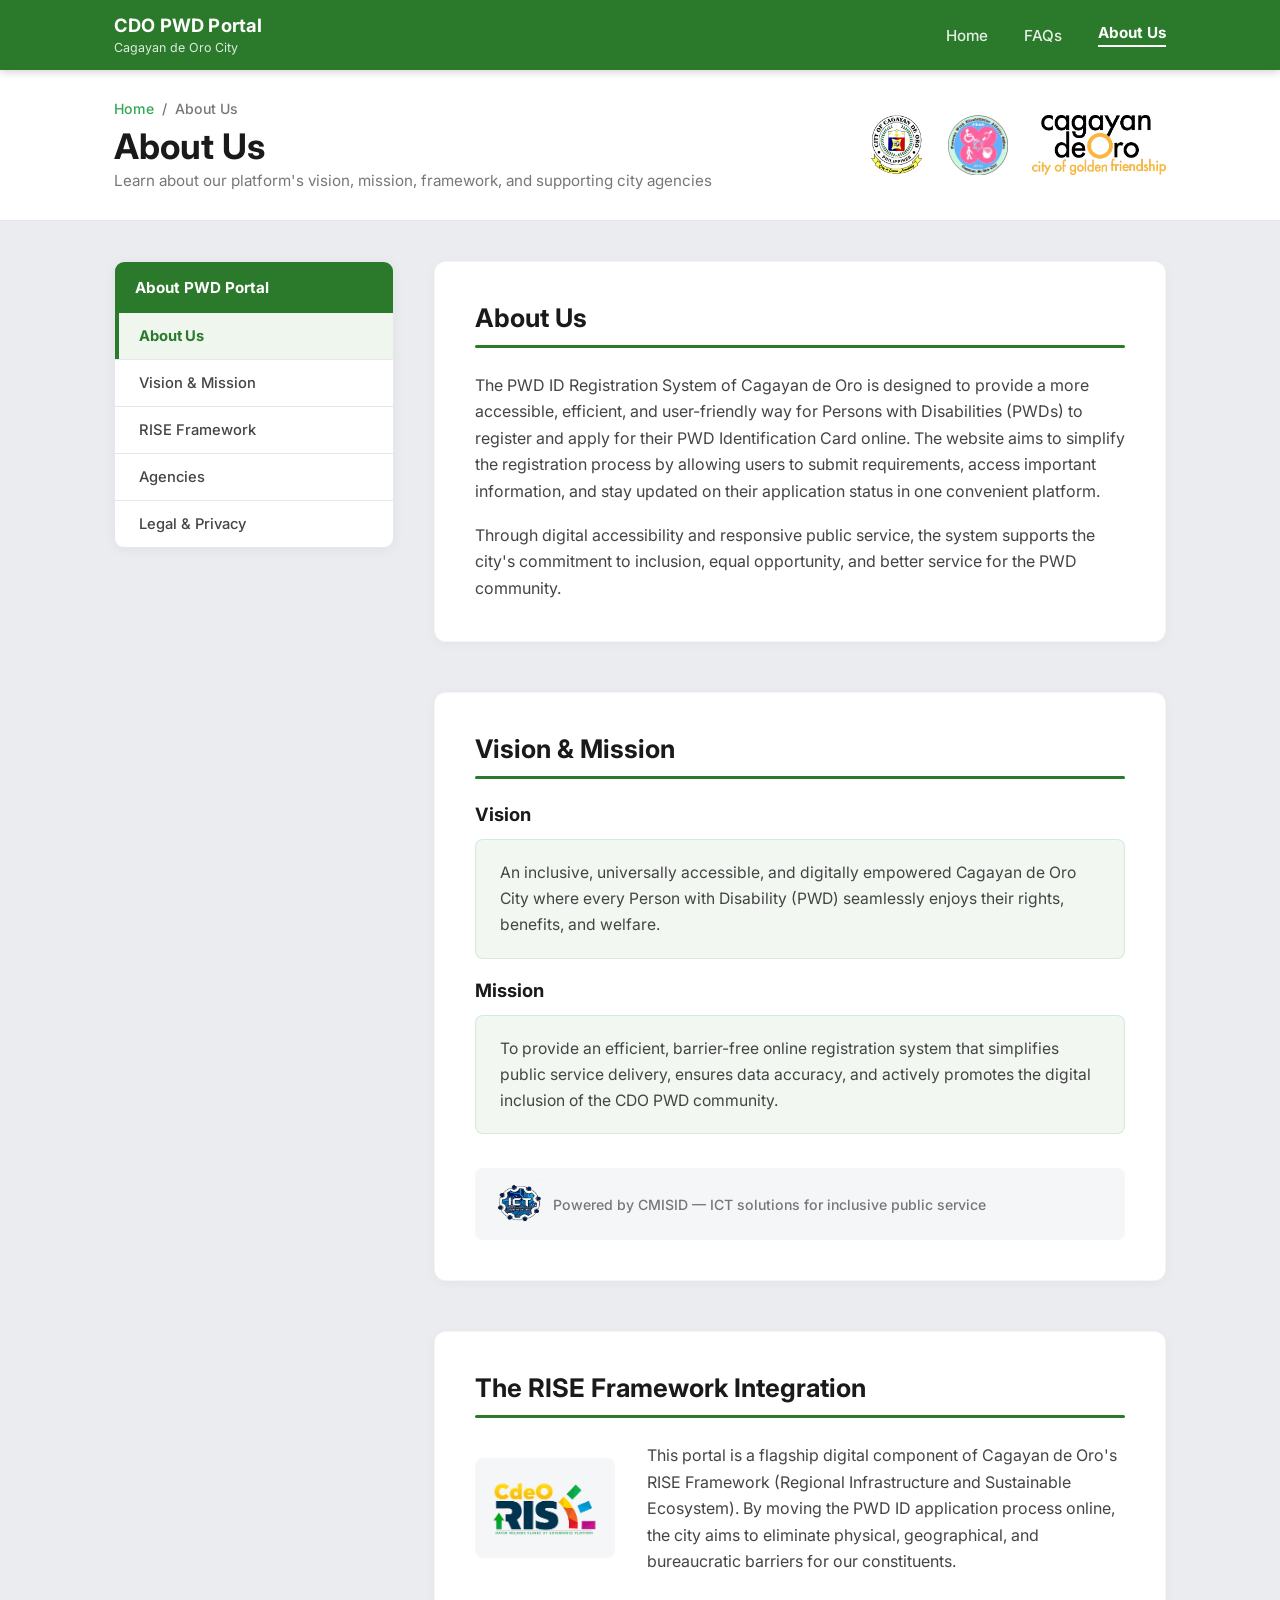
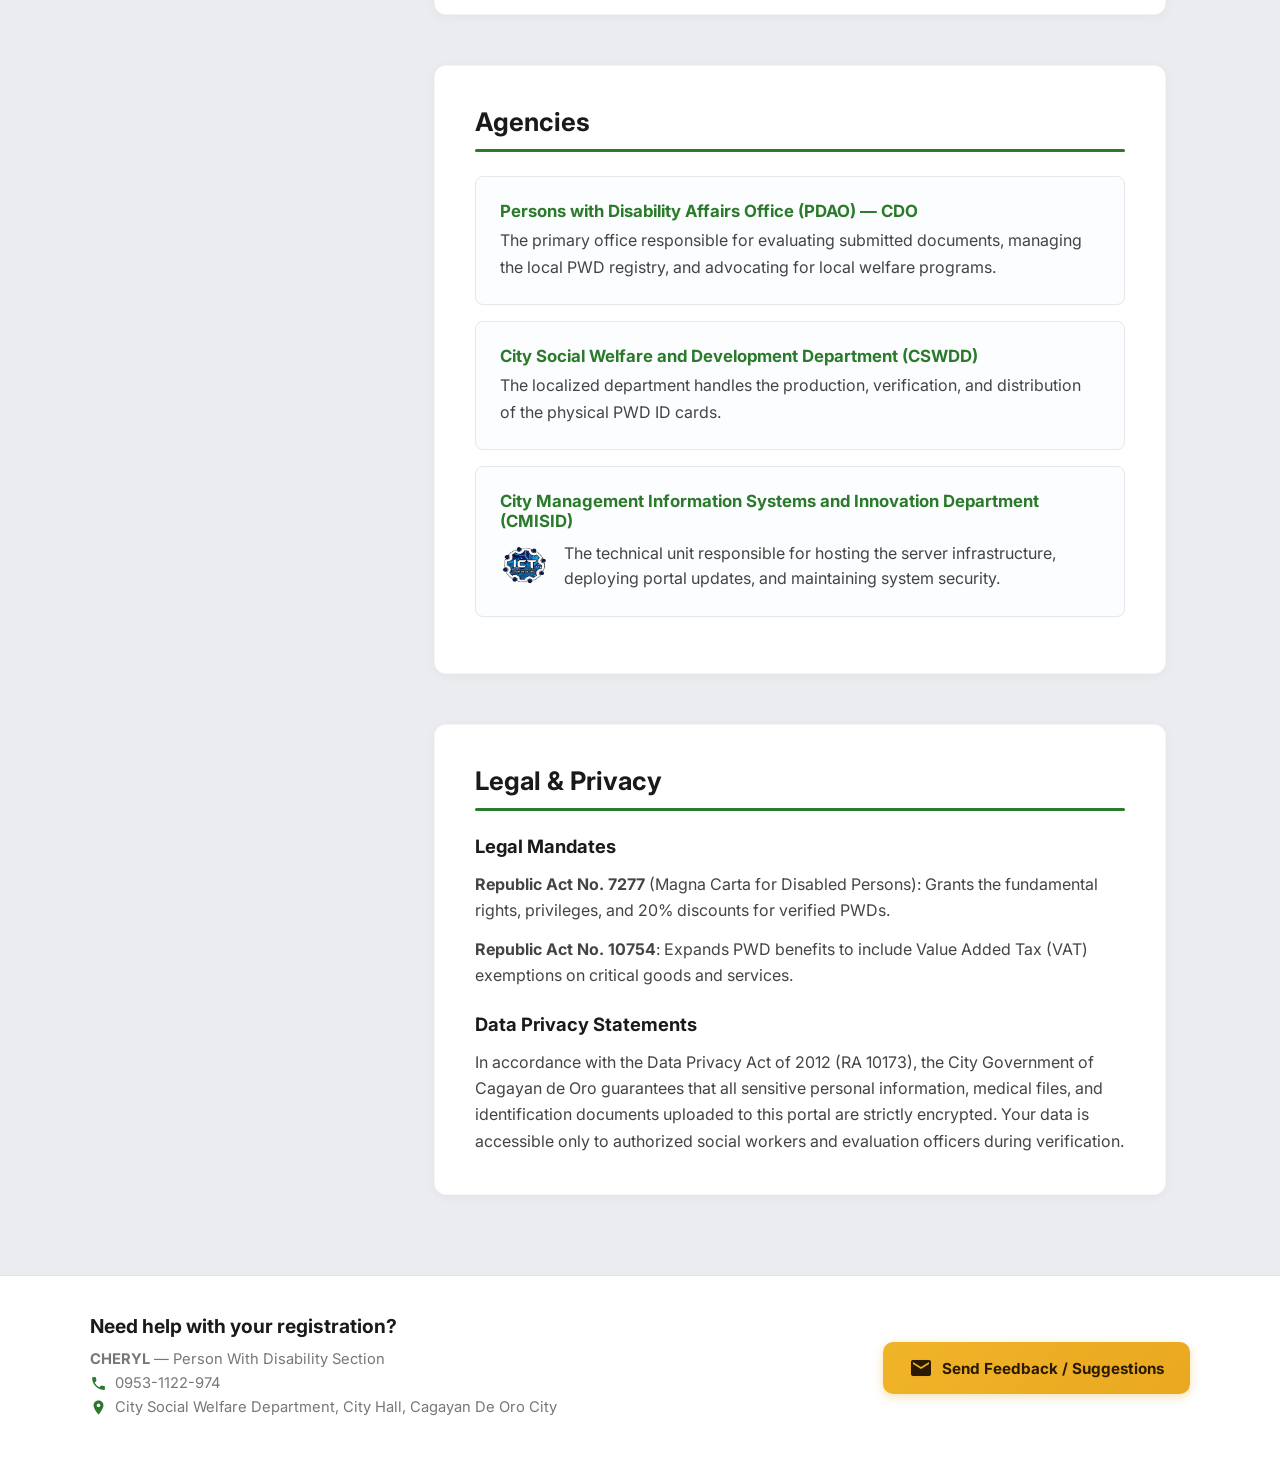
<file: about.html>
<!DOCTYPE html>
<html lang="en">
<head>
    <meta charset="UTF-8">
    <meta name="viewport" content="width=device-width, initial-scale=1.0">
    <title>About Us — CDO PWD Portal</title>
    <link rel="preconnect" href="https://fonts.googleapis.com">
    <link rel="preconnect" href="https://fonts.gstatic.com" crossorigin>
    <link href="https://fonts.googleapis.com/css2?family=Inter:wght@400;500;600;700;800&display=swap" rel="stylesheet">
    <link href="https://fonts.googleapis.com/icon?family=Material+Icons" rel="stylesheet">
    <link rel="stylesheet" href="styles.css">
</head>
<body>

    <header class="navbar">
        <div class="grid-container nav-wrapper">
            <div class="nav-brand">
                <h1>CDO PWD Portal</h1>
                <span>Cagayan de Oro City</span>
            </div>
            <button class="hamburger" id="hamburger" aria-label="Toggle menu" aria-expanded="false">
                <span></span><span></span><span></span>
            </button>
            <nav class="nav-links" id="nav-links">
                <a href="index.html">Home</a>
                <a href="faqs.html">FAQs</a>
                <a href="about.html" class="active">About Us</a>
            </nav>
        </div>
    </header>

    <section class="about-hero-header">
        <div class="grid-container header-split-wrapper">
            <div class="title-block">
                <nav class="breadcrumb-nav">
                    <a href="index.html">Home</a> <span class="separator">/</span> <span class="current">About Us</span>
                </nav>
                <h2 class="main-page-title">About Us</h2>
                <p style="color: var(--text-light); margin-top: 4px; font-size: 0.95rem;">
                    Learn about our platform's vision, mission, framework, and supporting city agencies
                </p>
            </div>
            
            <div class="logo-display-deck">
                <div class="logo-box-placeholder">
                    <img src="cdo.png" alt="Cagayan de Oro City Logo" class="deck-logo-img">
                </div>
                <div class="logo-box-placeholder">
                    <img src="pwd.png" alt="PWD Logo" class="deck-logo-img-alt">
                </div>
                <div class="logo-box-placeholder">
                    <img src="cdotext.png" alt="City of Golden Friendship Logo" class="deck-logo-img">
                </div>
            </div>
        </div>
    </section>

    <main class="grid-container documentation-layout">
        
        <aside class="sticky-sidebar-menu">
            <div class="sidebar-card">
                <div class="sidebar-header-title">About PWD Portal</div>
                <ul class="sidebar-links-list">
                    <li><a href="#about-section" class="sidebar-anchor active-anchor">About Us</a></li>
                    <li><a href="#vision-mission-section" class="sidebar-anchor">Vision & Mission</a></li>
                    <li><a href="#rise-framework-section" class="sidebar-anchor">RISE Framework</a></li>
                    <li><a href="#agencies-section" class="sidebar-anchor">Agencies</a></li>
                    <li><a href="#legal-privacy-section" class="sidebar-anchor">Legal & Privacy</a></li>
                </ul>
            </div>
        </aside>

        <section class="documentation-body-pane">
            
            <article id="about-section" class="doc-content-block">
                <h3>About Us</h3>
                <div class="colored-divider"></div>
                <p>The PWD ID Registration System of Cagayan de Oro is designed to provide a more accessible, efficient, and user-friendly way for Persons with Disabilities (PWDs) to register and apply for their PWD Identification Card online. The website aims to simplify the registration process by allowing users to submit requirements, access important information, and stay updated on their application status in one convenient platform.</p>
                <p>Through digital accessibility and responsive public service, the system supports the city's commitment to inclusion, equal opportunity, and better service for the PWD community.</p>
            </article>

            <article id="vision-mission-section" class="doc-content-block">
                <h3>Vision & Mission</h3>
                <div class="colored-divider"></div>
                
                <div class="sub-info-card">
                    <h4>Vision</h4>
                    <div class="card-inner-body">
                        <p>An inclusive, universally accessible, and digitally empowered Cagayan de Oro City where every Person with Disability (PWD) seamlessly enjoys their rights, benefits, and welfare.</p>
                    </div>
                </div>

                <div class="sub-info-card">
                    <h4>Mission</h4>
                    <div class="card-inner-body">
                        <p>To provide an efficient, barrier-free online registration system that simplifies public service delivery, ensures data accuracy, and actively promotes the digital inclusion of the CDO PWD community.</p>
                    </div>
                </div>

                <div class="technical-attribution-badge">
                    <img src="ictlogo.png" alt="CMISID ICT Logo" class="agency-badge-image">
                    <span>Powered by CMISID — ICT solutions for inclusive public service</span>
                </div>
            </article>

            <article id="rise-framework-section" class="doc-content-block">
                <h3>The RISE Framework Integration</h3>
                <div class="colored-divider"></div>
                
                <div class="side-by-side-layout">
                    <div class="framework-logo-container">
                        <img src="cdoRISE.png" alt="RISE Logo Component" class="framework-embed-img">
                    </div>
                    <div class="framework-text-container">
                        <p>This portal is a flagship digital component of Cagayan de Oro's RISE Framework (Regional Infrastructure and Sustainable Ecosystem). By moving the PWD ID application process online, the city aims to eliminate physical, geographical, and bureaucratic barriers for our constituents.</p>
                    </div>
                </div>
            </article>

            <article id="agencies-section" class="doc-content-block">
                <h3>Agencies</h3>
                <div class="colored-divider"></div>

                <div class="agency-detail-strip">
                    <h5>Persons with Disability Affairs Office (PDAO) — CDO</h5>
                    <p>The primary office responsible for evaluating submitted documents, managing the local PWD registry, and advocating for local welfare programs.</p>
                </div>

                <div class="agency-detail-strip">
                    <h5>City Social Welfare and Development Department (CSWDD)</h5>
                    <p>The localized department handles the production, verification, and distribution of the physical PWD ID cards.</p>
                </div>

                <div class="agency-detail-strip">
                    <h5>City Management Information Systems and Innovation Department (CMISID)</h5>
                    <div class="agency-with-icon-layout">
                        <img src="ictlogo.png" alt="CMISID ICT Logo" class="agency-badge-image">
                        <p>The technical unit responsible for hosting the server infrastructure, deploying portal updates, and maintaining system security.</p>
                    </div>
                </div>
            </article>

            <article id="legal-privacy-section" class="doc-content-block">
                <h3>Legal & Privacy</h3>
                <div class="colored-divider"></div>

                <h4>Legal Mandates</h4>
                <div class="mandate-item">
                    <p><strong>Republic Act No. 7277</strong> (Magna Carta for Disabled Persons): Grants the fundamental rights, privileges, and 20% discounts for verified PWDs.</p>
                </div>
                <div class="mandate-item">
                    <p><strong>Republic Act No. 10754</strong>: Expands PWD benefits to include Value Added Tax (VAT) exemptions on critical goods and services.</p>
                </div>

                <h4 style="margin-top: 24px;">Data Privacy Statements</h4>
                <p>In accordance with the Data Privacy Act of 2012 (RA 10173), the City Government of Cagayan de Oro guarantees that all sensitive personal information, medical files, and identification documents uploaded to this portal are strictly encrypted. Your data is accessible only to authorized social workers and evaluation officers during verification.</p>
            </article>

        </section>
    </main>

    <!-- ── Footer / Help ── -->
    <footer class="help-section">
        <div class="help-content">
            <div class="contact-info">
                <h2>Need help with your registration?</h2>
                <p><strong>CHERYL</strong>&nbsp;— Person With Disability Section</p>
                <p><span class="material-icons">phone</span> 0953-1122-974</p>
                <p><span class="material-icons">location_on</span> City Social Welfare Department, City Hall, Cagayan De Oro City</p>
            </div>
            <button class="feedback-btn">
                <span class="material-icons">email</span> Send Feedback / Suggestions
            </button>
        </div>
    </footer>

    <!-- ── Modal: Feedback and Suggestions ── -->
    <div class="modal" id="modal-feedback">
        <div class="modal-content modal-yellow">
            <div class="modal-header">
                <h3>Feedback / Suggestions</h3>
                <span class="close-btn">&times;</span>
            </div>
            <div class="modal-body">
                <div class="modal-input-row">
                    <label for="feedback-name">Name</label>
                    <input type="text" id="feedback-name" placeholder="Enter Name" autocomplete="off">
                </div>

                <div class="modal-input-row">
                    <label for="feedback-contact">Contact No.</label>
                    <input type="tel" id="feedback-contact" placeholder="Enter Contact Number" autocomplete="off">
                </div>

                <div class="modal-input-row">
                    <label for="feedback-comments">Comments / Suggestions</label>
                    <textarea id="feedback-comments" placeholder="Enter Comments" rows="5"></textarea>
                </div>
                
                <button class="modal-submit btn-yellow" id="submit-feedback">Submit</button>
            </div>
        </div>
    </div>
    <script src="script.js"></script>
</body>
</html>
</file>
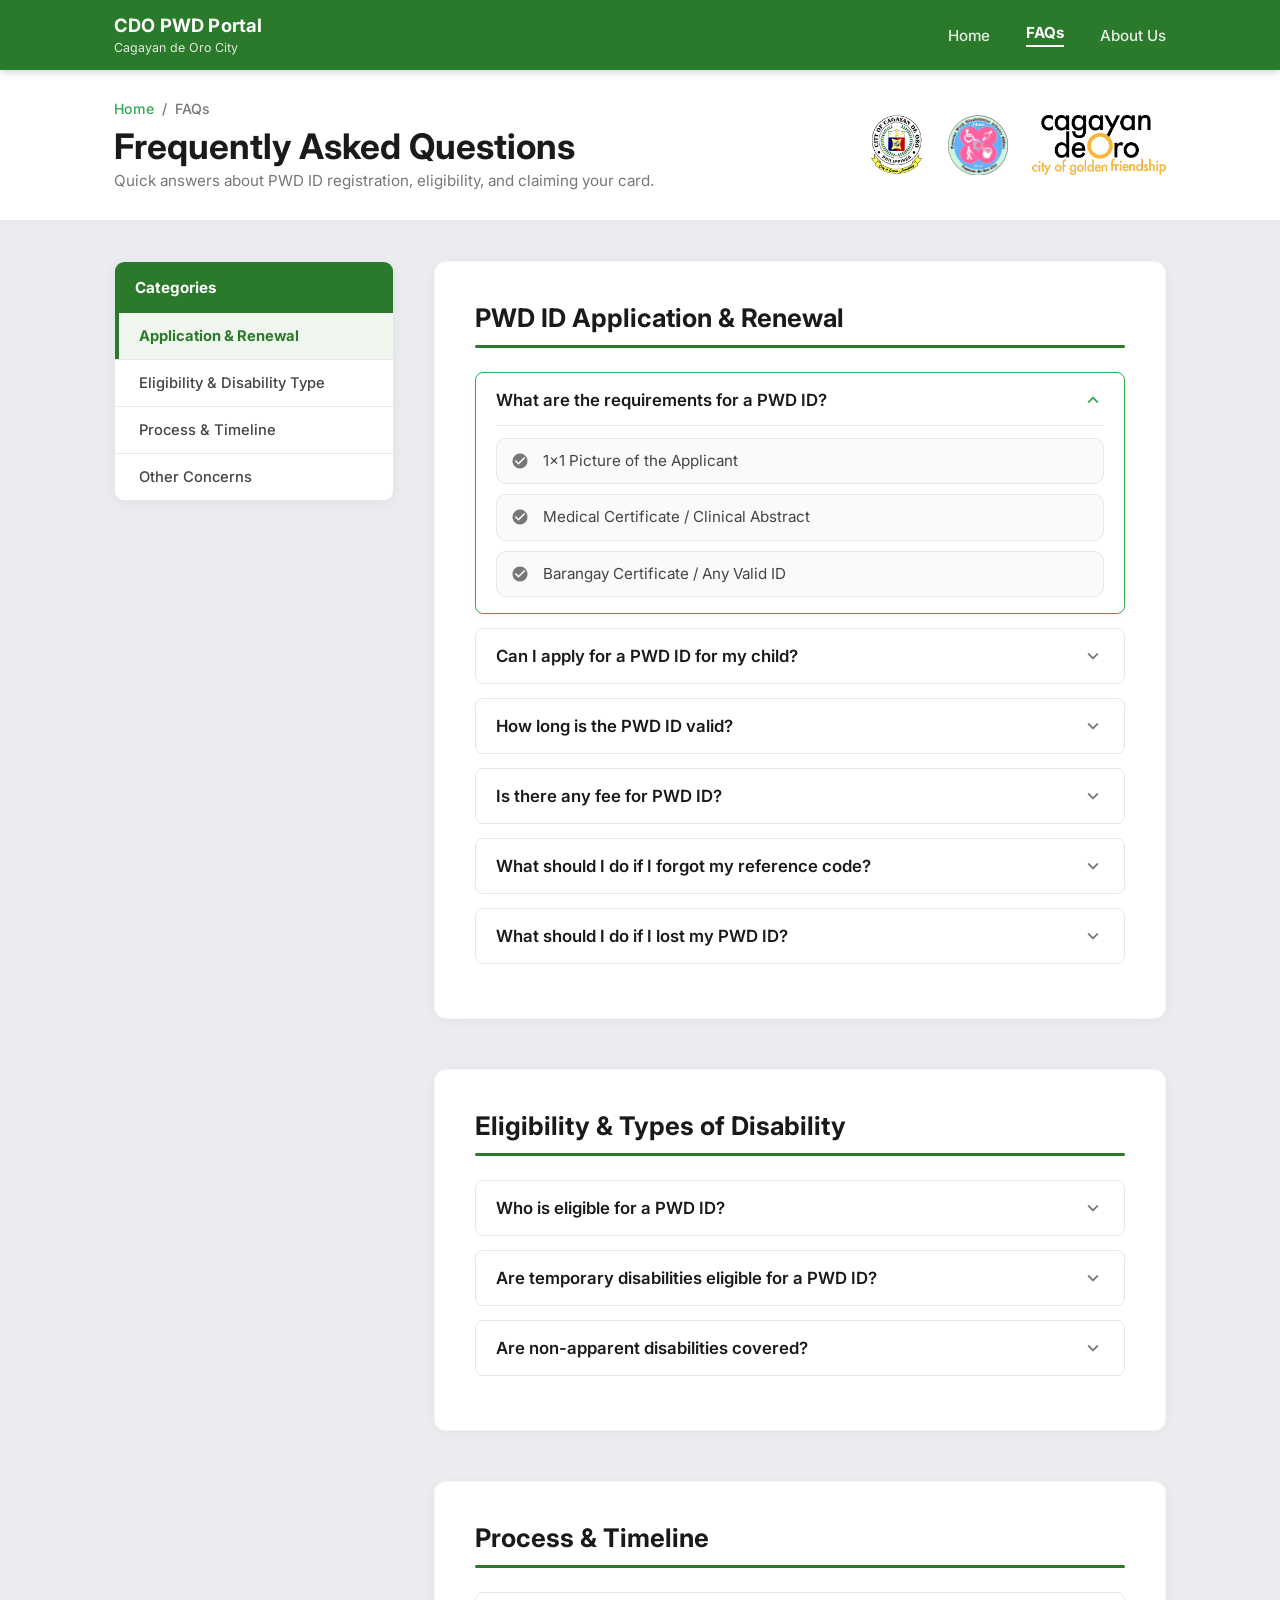
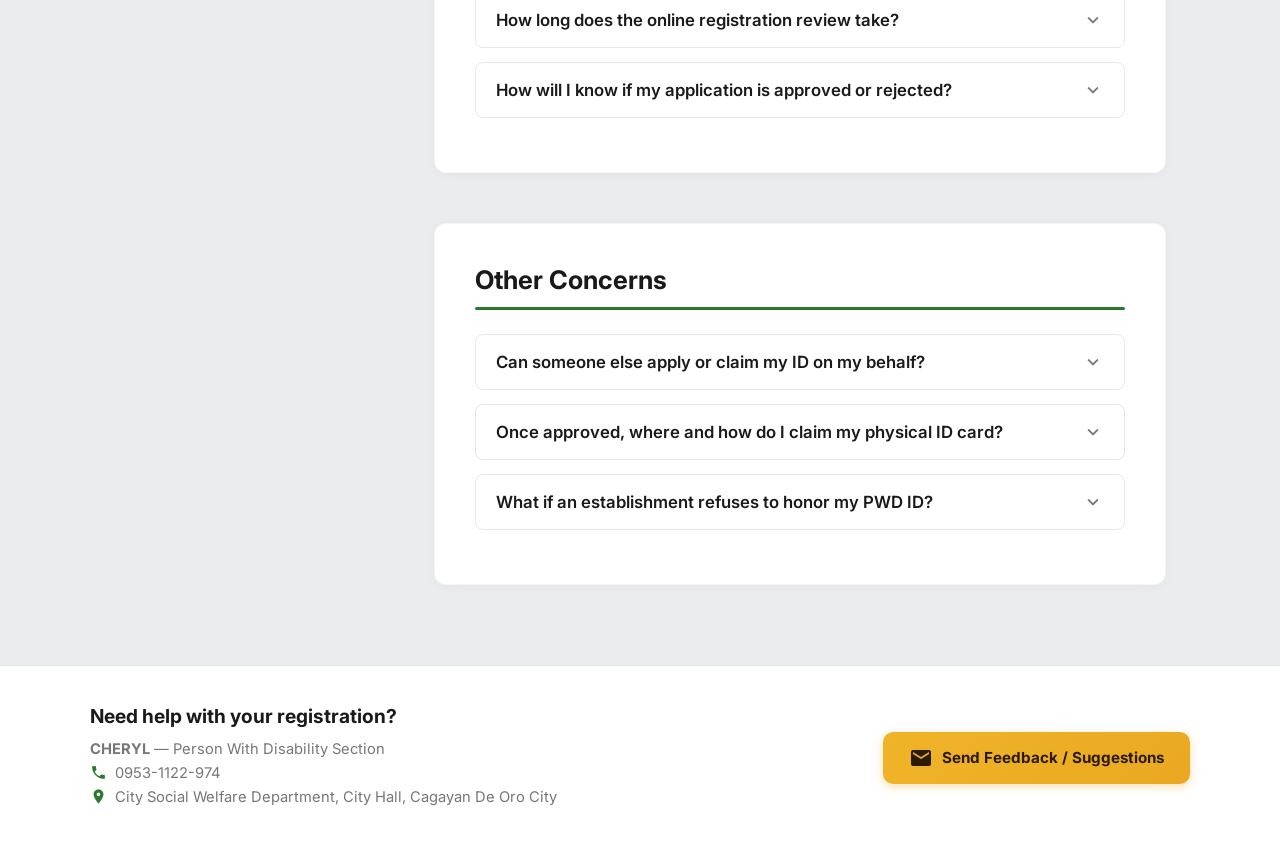
<file: faqs.html>
<!DOCTYPE html>
<html lang="en">
<head>
    <meta charset="UTF-8">
    <meta name="viewport" content="width=device-width, initial-scale=1.0">
    <title>FAQs — CDO PWD Portal</title>
    <link rel="preconnect" href="https://fonts.googleapis.com">
    <link rel="preconnect" href="https://fonts.gstatic.com" crossorigin>
    <link href="https://fonts.googleapis.com/css2?family=Inter:wght@400;500;600;700;800&display=swap" rel="stylesheet">
    <link href="https://fonts.googleapis.com/icon?family=Material+Icons" rel="stylesheet">
    <link rel="stylesheet" href="styles.css">
</head>
<body>

    <header class="navbar">
        <div class="grid-container nav-wrapper">
            <div class="nav-brand">
                <h1>CDO PWD Portal</h1>
                <span>Cagayan de Oro City</span>
            </div>
            <button class="hamburger" id="hamburger" aria-label="Toggle menu" aria-expanded="false">
                <span></span><span></span><span></span>
            </button>
            <nav class="nav-links" id="nav-links">
                <a href="index.html">Home</a>
                <a href="faqs.html" class="active">FAQs</a>
                <a href="about.html">About Us</a>
            </nav>
        </div>
    </header>

    <section class="about-hero-header">
        <div class="grid-container header-split-wrapper">
            <div class="title-block">
                <nav class="breadcrumb-nav">
                    <a href="index.html">Home</a> <span class="separator">/</span> <span class="current">FAQs</span>
                </nav>
                <h2 class="main-page-title">Frequently Asked Questions</h2>
                <p style="color: var(--text-light); margin-top: 4px; font-size: 0.95rem;">
                    Quick answers about PWD ID registration, eligibility, and claiming your card.
                </p>
            </div>
            
            <div class="logo-display-deck">
                <div class="logo-box-placeholder">
                    <img src="cdo.png" alt="Cagayan de Oro City Logo" class="deck-logo-img">
                </div>
                <div class="logo-box-placeholder">
                    <img src="pwd.png" alt="PWD Logo" class="deck-logo-img-alt">
                </div>
                <div class="logo-box-placeholder">
                    <img src="cdotext.png" alt="City of Golden Friendship Logo" class="deck-logo-img">
                </div>
            </div>
        </div>
    </section>

    <main class="grid-container documentation-layout">
        
        <aside class="sticky-sidebar-menu">
            <div class="sidebar-card">
                <div class="sidebar-header-title">Categories</div>
                <ul class="sidebar-links-list">
                    <li><a href="#application-section" class="sidebar-anchor active-anchor">Application & Renewal</a></li>
                    <li><a href="#eligibility-section" class="sidebar-anchor">Eligibility & Disability Type</a></li>
                    <li><a href="#process-section" class="sidebar-anchor">Process & Timeline</a></li>
                    <li><a href="#concerns-section" class="sidebar-anchor">Other Concerns</a></li>
                </ul>
            </div>
        </aside>

        <section class="documentation-body-pane">
            
            <article id="application-section" class="doc-content-block">
                <h3>PWD ID Application & Renewal</h3>
                <div class="colored-divider"></div>
                
                <details class="faq-dropdown" open>
                    <summary class="faq-question">What are the requirements for a PWD ID? <span class="material-icons chevron">expand_more</span></summary>
                    <div class="faq-answer">
                        <ul class="req-list" style="margin-top: 0; padding: 0;">
                            <li style="padding: 10px 14px;"><span class="material-icons req-icon" style="font-size:18px !important;">check_circle</span> 1×1 Picture of the Applicant</li>
                            <li style="padding: 10px 14px;"><span class="material-icons req-icon" style="font-size:18px !important;">check_circle</span> Medical Certificate / Clinical Abstract</li>
                            <li style="padding: 10px 14px;"><span class="material-icons req-icon" style="font-size:18px !important;">check_circle</span> Barangay Certificate / Any Valid ID</li>
                        </ul>
                    </div>
                </details>

                <details class="faq-dropdown">
                    <summary class="faq-question">Can I apply for a PWD ID for my child? <span class="material-icons chevron">expand_more</span></summary>
                    <div class="faq-answer">
                        <p>Yes, guardians/parents are highly encouraged to help their child with disability/disabilities to fill out the application for them.</p>
                    </div>
                </details>

                <details class="faq-dropdown">
                    <summary class="faq-question">How long is the PWD ID valid? <span class="material-icons chevron">expand_more</span></summary>
                    <div class="faq-answer">
                        <p>PWD IDs at Cagayan de Oro are valid for 3–5 years.</p>
                    </div>
                </details>

                <details class="faq-dropdown">
                    <summary class="faq-question">Is there any fee for PWD ID? <span class="material-icons chevron">expand_more</span></summary>
                    <div class="faq-answer">
                        <p>All PWD IDs are completely free of charge.</p>
                    </div>
                </details>

                <details class="faq-dropdown">
                    <summary class="faq-question">What should I do if I forgot my reference code? <span class="material-icons chevron">expand_more</span></summary>
                    <div class="faq-answer">
                        <p>First, check the confirmation message along with the reference code sent to your phone number. If you cannot find it, click the "Forgot Reference Code" option on the lookup window to trigger a new SMS text verification code. If neither option works, contact Cheryl directly at <strong>0953-1122-974</strong> for manual assistance.</p>
                    </div>
                </details>

                <details class="faq-dropdown">
                    <summary class="faq-question">What should I do if I lost my PWD ID? <span class="material-icons chevron">expand_more</span></summary>
                    <div class="faq-answer">
                        <p>Submit an Affidavit of Loss to the Persons with Disability Affairs Office (PDAO) - CDO to request a replacement replacement card.</p>
                    </div>
                </details>
            </article>

            <article id="eligibility-section" class="doc-content-block">
                <h3>Eligibility & Types of Disability</h3>
                <div class="colored-divider"></div>

                <details class="faq-dropdown">
                    <summary class="faq-question">Who is eligible for a PWD ID? <span class="material-icons chevron">expand_more</span></summary>
                    <div class="faq-answer">
                        <p>Any Filipino citizen with a long-term physical, mental, intellectual, or sensory impairment that limits daily activities is eligible. The Department of Health (DOH) officially recognizes 7 categories:</p>
                        <p style="margin-left: 10px; font-size: 0.95rem;">
                            • <strong>Psychosocial Disability:</strong> Severe Depression, Anxiety, Bipolar, or Schizophrenia.<br>
                            • <strong>Orthopedic (Physical):</strong> Amputations, paralysis, or severe scoliosis.<br>
                            • <strong>Visual:</strong> Severe visual impairment or total blindness that cannot be corrected by standard glasses.<br>
                            • <strong>Hearing:</strong> Moderate to profound hearing loss in one or both ears.<br>
                            • <strong>Speech and Language:</strong> Conditions affecting verbal communication and articulation.<br>
                            • <strong>Intellectual:</strong> Down Syndrome, Global Developmental Delay, etc.<br>
                            • <strong>Learning:</strong> Neurological processing conditions such as Autism, ADHD, or Dyslexia.
                        </p>
                    </div>
                </details>

                <details class="faq-dropdown">
                    <summary class="faq-question">Are temporary disabilities eligible for a PWD ID? <span class="material-icons chevron">expand_more</span></summary>
                    <div class="faq-answer">
                        <p>No. Standard PWD IDs are issued exclusively to individuals with permanent or long-term conditions. Temporary medical injuries do not qualify.</p>
                    </div>
                </details>

                <details class="faq-dropdown">
                    <summary class="faq-question">Are non-apparent disabilities covered? <span class="material-icons chevron">expand_more</span></summary>
                    <div class="faq-answer">
                        <p>Yes. Non-apparent conditions (such as mental health conditions or psychosocial impairments) are covered, provided you can present an official medical certificate from an accredited clinical specialist (e.g., a psychiatrist).</p>
                    </div>
                </details>
            </article>

            <article id="process-section" class="doc-content-block">
                <h3>Process & Timeline</h3>
                <div class="colored-divider"></div>

                <details class="faq-dropdown">
                    <summary class="faq-question">How long does the online registration review take? <span class="material-icons chevron">expand_more</span></summary>
                    <div class="faq-answer">
                        <p>Applications are typically screened within <strong>3 to 5 working days</strong>. However, due to high application volumes, verification can sometimes take 7 to 9 days. If your tracking status hasn't changed after 9 days, we highly recommend reaching out to PDAO for a manual review.</p>
                    </div>
                </details>

                <details class="faq-dropdown">
                    <summary class="faq-question">How will I know if my application is approved or rejected? <span class="material-icons chevron">expand_more</span></summary>
                    <div class="faq-answer">
                        <p>Click the <strong>REGISTRATION STATUS</strong> action button on the home page and input your unique Reference Code to view real-time tracking updates (Approved, Pending, or Rejected).</p>
                    </div>
                </details>
            </article>

            <article id="concerns-section" class="doc-content-block">
                <h3>Other Concerns</h3>
                <div class="colored-divider"></div>

                <details class="faq-dropdown">
                    <summary class="faq-question">Can someone else apply or claim my ID on my behalf? <span class="material-icons chevron">expand_more</span></summary>
                    <div class="faq-answer">
                        <p>Yes. Guardians and parents can complete the filing or claim the physical card with proof of guardianship. Any other representative must present a formal signed authorization letter from the applicant alongside their valid identification documents.</p>
                    </div>
                </details>

                <details class="faq-dropdown">
                    <summary class="faq-question">Once approved, where and how do I claim my physical ID card? <span class="material-icons chevron">expand_more</span></summary>
                    <div class="faq-answer">
                        <p>You can claim your physical ID card at the <strong>PDAO-CDO office</strong>, located within the Cagayan de Oro City Hall under the City Social Welfare Department (CSWD).</p>
                    </div>
                </details>

                <details class="faq-dropdown">
                    <summary class="faq-question">What if an establishment refuses to honor my PWD ID? <span class="material-icons chevron">expand_more</span></summary>
                    <div class="faq-answer">
                        <p>All business establishments are legally mandated to honor your privileges under <strong>RA 10754</strong>. You can report any violations directly to the National Council on Disability Affairs (NCDA) or to PDAO-CDO for legal enforcement.</p>
                    </div>
                </details>
            </article>

        </section>
    </main>

    <!-- ── Footer / Help ── -->
    <footer class="help-section">
        <div class="help-content">
            <div class="contact-info">
                <h2>Need help with your registration?</h2>
                <p><strong>CHERYL</strong>&nbsp;— Person With Disability Section</p>
                <p><span class="material-icons">phone</span> 0953-1122-974</p>
                <p><span class="material-icons">location_on</span> City Social Welfare Department, City Hall, Cagayan De Oro City</p>
            </div>
            <button class="feedback-btn">
                <span class="material-icons">email</span> Send Feedback / Suggestions
            </button>
        </div>
    </footer>

    <!-- ── Modal: Feedback and Suggestions ── -->
    <div class="modal" id="modal-feedback">
        <div class="modal-content modal-yellow">
            <div class="modal-header">
                <h3>Feedback / Suggestions</h3>
                <span class="close-btn">&times;</span>
            </div>
            <div class="modal-body">
                <div class="modal-input-row">
                    <label for="feedback-name">Name</label>
                    <input type="text" id="feedback-name" placeholder="Enter Name" autocomplete="off">
                </div>

                <div class="modal-input-row">
                    <label for="feedback-contact">Contact No.</label>
                    <input type="tel" id="feedback-contact" placeholder="Enter Contact Number" autocomplete="off">
                </div>

                <div class="modal-input-row">
                    <label for="feedback-comments">Comments / Suggestions</label>
                    <textarea id="feedback-comments" placeholder="Enter Comments" rows="5"></textarea>
                </div>
                
                <button class="modal-submit btn-yellow" id="submit-feedback">Submit</button>
            </div>
        </div>
    </div>
    <script src="script.js"></script>
</body>
</html>
</file>
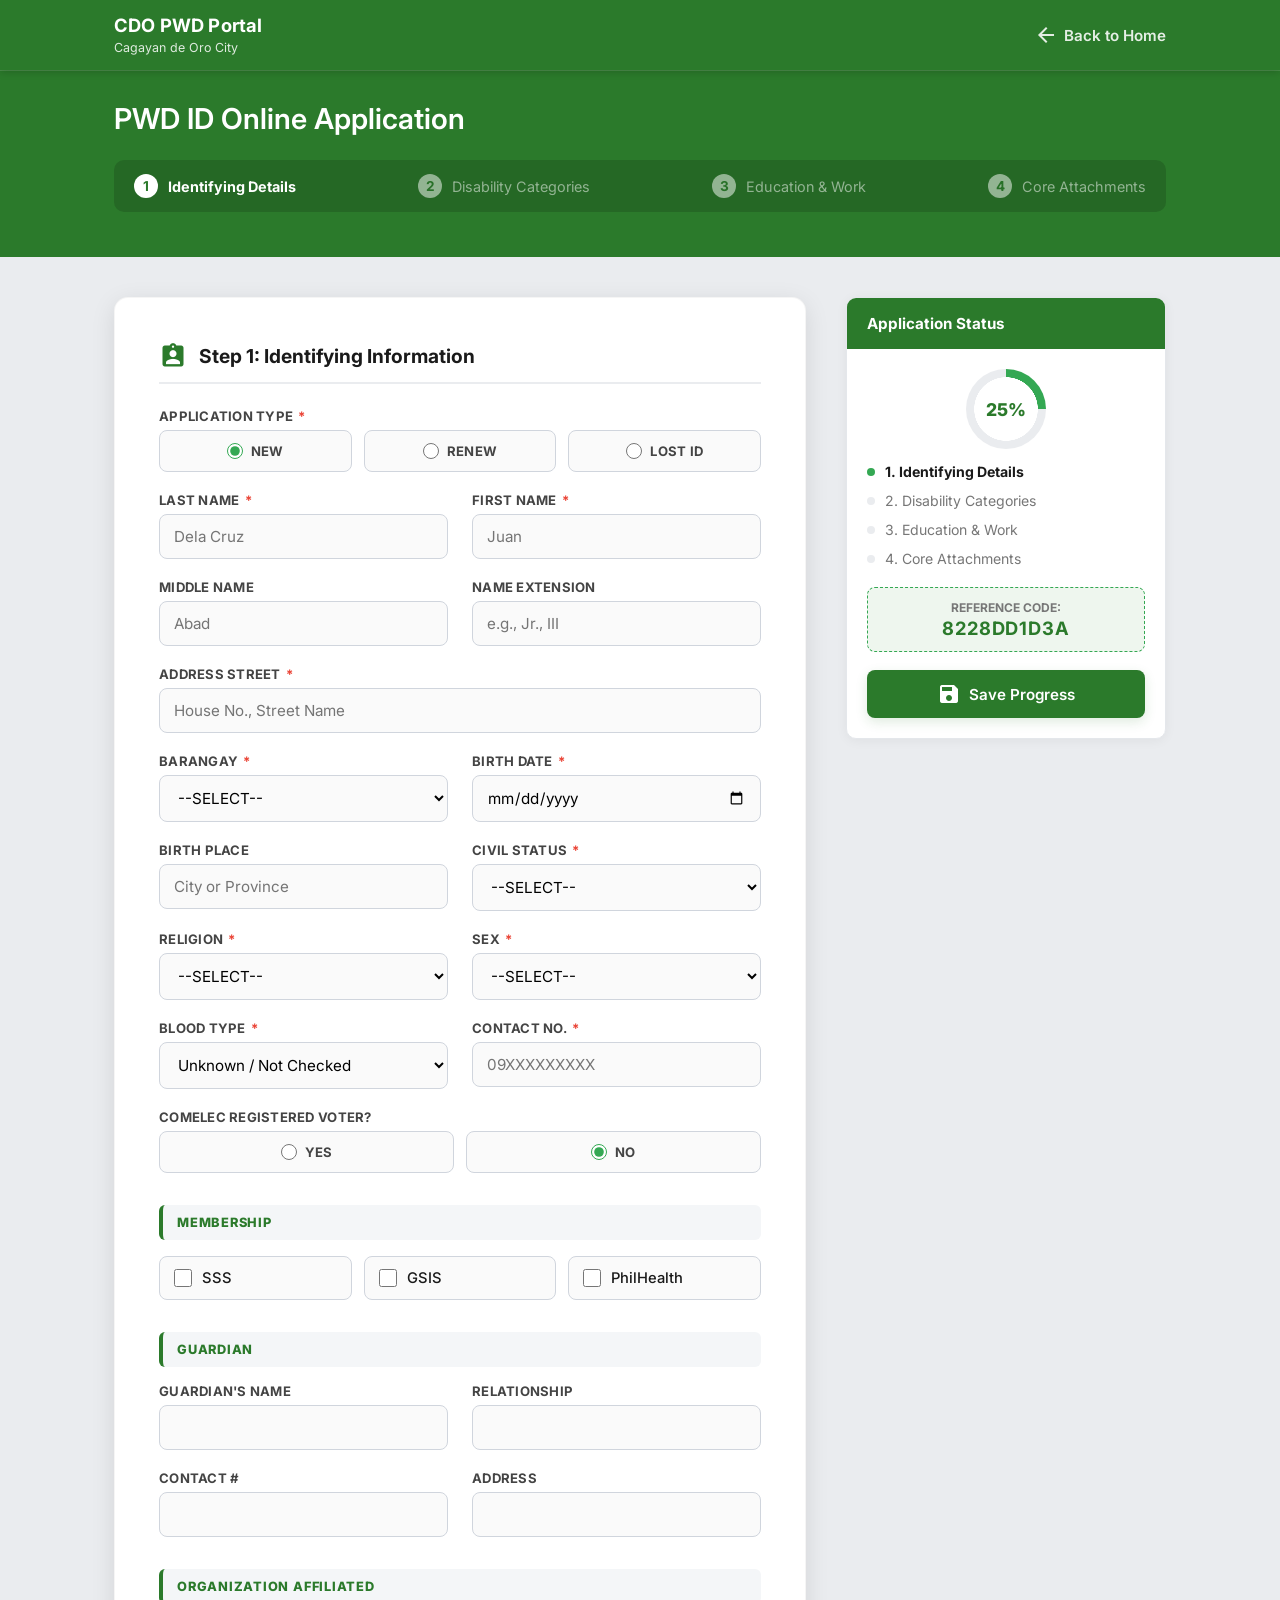
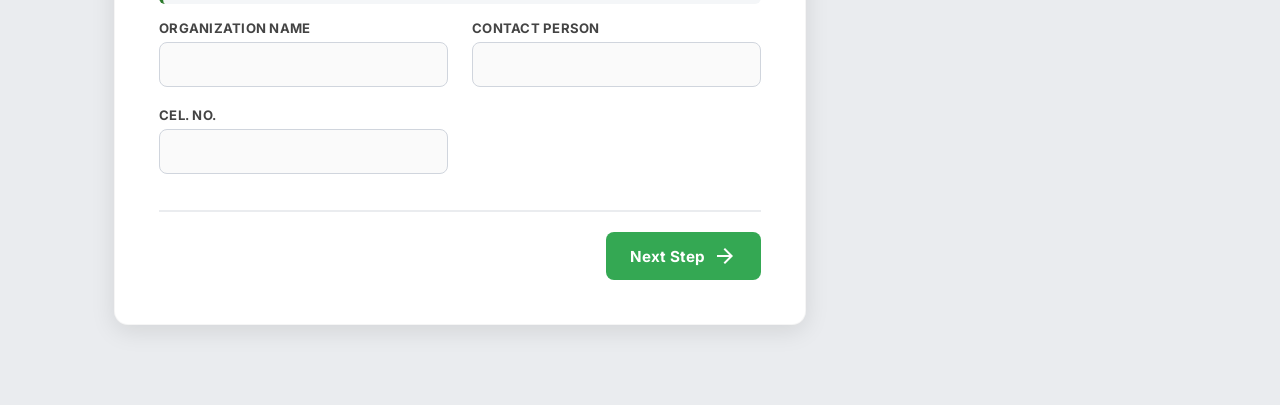
<file: registration.html>
<!DOCTYPE html>
<html lang="en">
<head>
    <meta charset="UTF-8">
    <meta name="viewport" content="width=device-width, initial-scale=1.0">
    <title>Registration — CDO PWD Portal</title>
    <link rel="preconnect" href="https://fonts.googleapis.com">
    <link rel="preconnect" href="https://fonts.gstatic.com" crossorigin>
    <link href="https://fonts.googleapis.com/css2?family=Inter:wght@400;500;600;700;800&display=swap" rel="stylesheet">
    <link href="https://fonts.googleapis.com/icon?family=Material+Icons" rel="stylesheet">
    <link rel="stylesheet" href="styles.css">
</head>
<body>

    <header class="navbar">
        <div class="grid-container nav-wrapper">
            <div class="nav-brand">
                <h1>CDO PWD Portal</h1>
                <span>Cagayan de Oro City</span>
            </div>
            <nav class="nav-links">
                <a href="index.html" class="back-link">
                    <span class="material-icons">arrow_back</span> 
                    <span class="back-text">Back to Home</span>
                </a>
            </nav>
        </div>
    </header>

    <section class="form-banner">
        <div class="grid-container">
            <h2>PWD ID Online Application</h2>
            <div class="step-tracker">
                <div class="step step-active" data-step="1">
                    <span class="step-num">1</span>
                    <span class="step-label">Identifying Details</span>
                </div>
                <div class="step" data-step="2">
                    <span class="step-num">2</span>
                    <span class="step-label">Disability Categories</span>
                </div>
                <div class="step" data-step="3">
                    <span class="step-num">3</span>
                    <span class="step-label">Education & Work</span>
                </div>
                <div class="step" data-step="4">
                    <span class="step-num">4</span>
                    <span class="step-label">Core Attachments</span>
                </div>
            </div>
        </div>
    </section>

    <main class="grid-container registration-layout">
        
        <section class="form-card">
            <form id="pwd-application-form" action="#" method="POST" class="interactive-form">
                
                <div class="form-wizard-panel panel-active" id="panel-step-1">
                    <div class="panel-inner-header">
                        <span class="material-icons">assignment_ind</span>
                        <h4>Step 1: Identifying Information</h4>
                    </div>

                    <div class="form-fields-matrix">
                        <div class="form-group full-width">
                            <label>Application Type <span class="required-asterisk">*</span></label>
                            <div class="radio-card-group">
                                <label class="radio-card">
                                    <input type="radio" name="app_type" value="new" checked> <span>New</span>
                                </label>
                                <label class="radio-card">
                                    <input type="radio" name="app_type" value="renew"> <span>Renew</span>
                                </label>
                                <label class="radio-card">
                                    <input type="radio" name="app_type" value="lost"> <span>Lost ID</span>
                                </label>
                            </div>
                        </div>

                        <div class="form-group">
                            <label for="last-name">Last Name <span class="required-asterisk">*</span></label>
                            <input type="text" id="last-name" required placeholder="Dela Cruz">
                        </div>

                        <div class="form-group">
                            <label for="first-name">First Name <span class="required-asterisk">*</span></label>
                            <input type="text" id="first-name" required placeholder="Juan">
                        </div>

                        <div class="form-group">
                            <label for="middle-name">Middle Name</label>
                            <input type="text" id="middle-name" placeholder="Abad">
                        </div>

                        <div class="form-group">
                            <label for="name-ext">Name Extension</label>
                            <input type="text" id="name-ext" placeholder="e.g., Jr., III">
                        </div>

                        <div class="form-group full-width">
                            <label for="address-street">Address Street <span class="required-asterisk">*</span></label>
                            <input type="text" id="address-street" required placeholder="House No., Street Name">
                        </div>

                        <div class="form-group">
                            <label for="barangay">Barangay <span class="required-asterisk">*</span></label>
                            <select id="barangay" required>
                                <option value="" disabled selected>--SELECT--</option>

                                <!--Grouping District 2-->
                                <optgroup label="DISTRICT 2">
                                    <option value="AGUSAN">AGUSAN</option>
                                    <option value="BAIKINGON">BAIKINGON</option>
                                    <option value="BALUBAL">BALUBAL</option>
                                    <option value="BALULANG">BALULANG</option>
                                    <option value="BARANGAY 1">BARANGAY 1</option>
                                    <option value="BARANGAY 10">BARANGAY 10</option>
                                    <option value="BARANGAY 11">BARANGAY 11</option>
                                    <option value="BARANGAY 12">BARANGAY 12</option>
                                    <option value="BARANGAY 13">BARANGAY 13</option>
                                    <option value="BARANGAY 14">BARANGAY 14</option>
                                    <option value="BARANGAY 15">BARANGAY 15</option>
                                    <option value="BARANGAY 16">BARANGAY 16</option>
                                    <option value="BARANGAY 17">BARANGAY 17</option>
                                    <option value="BARANGAY 18">BARANGAY 18</option>
                                    <option value="BARANGAY 19">BARANGAY 19</option>
                                    <option value="BARANGAY 2">BARANGAY 2</option>
                                    <option value="BARANGAY 20">BARANGAY 20</option>
                                    <option value="BARANGAY 21">BARANGAY 21</option>
                                    <option value="BARANGAY 22">BARANGAY 22</option>
                                    <option value="BARANGAY 23">BARANGAY 23</option>
                                    <option value="BARANGAY 24">BARANGAY 24</option>
                                    <option value="BARANGAY 25">BARANGAY 25</option>
                                    <option value="BARANGAY 26">BARANGAY 26</option>
                                    <option value="BARANGAY 27">BARANGAY 27</option>
                                    <option value="BARANGAY 28">BARANGAY 28</option>
                                    <option value="BARANGAY 29">BARANGAY 29</option>
                                    <option value="BARANGAY 3">BARANGAY 3</option>
                                    <option value="BARANGAY 31">BARANGAY 31</option>
                                    <option value="BARANGAY 32">BARANGAY 32</option>
                                    <option value="BARANGAY 33">BARANGAY 33</option>
                                    <option value="BARANGAY 34">BARANGAY 34</option>
                                    <option value="BARANGAY 35">BARANGAY 35</option>
                                    <option value="BARANGAY 36">BARANGAY 36</option>
                                    <option value="BARANGAY 37">BARANGAY 37</option>
                                    <option value="BARANGAY 38">BARANGAY 38</option>
                                    <option value="BARANGAY 39">BARANGAY 39</option>
                                    <option value="BARANGAY 4">BARANGAY 4</option>
                                    <option value="BARANGAY 40">BARANGAY 40</option>
                                    <option value="BARANGAY 5">BARANGAY 5</option>
                                    <option value="BARANGAY 6">BARANGAY 6</option>
                                    <option value="BARANGAY 7">BARANGAY 7</option>
                                    <option value="BARANGAY 8">BARANGAY 8</option>
                                    <option value="BARANGAY 9">BARANGAY 9</option>
                                    <option value="BAYABAS">BAYABAS</option>
                                    <option value="BAYANGA">BAYANGA</option>
                                    <option value="BESIGAN">BESIGAN</option>
                                    <option value="BONBON">BONBON</option>
                                    <option value="BUGO">BUGO</option>
                                    <option value="BULUA">BULUA</option>
                                    <option value="CAMAMAN-AN">CAMAMAN-AN</option>
                                    <option value="CANITOAN">CANITOAN</option>
                                    <option value="CARMEN">CARMEN</option>
                                    <option value="CONSOLACION">CONSOLACION</option>
                                    <option value="CUGMAN">CUGMAN</option>
                                    <option value="DANSOLIHON">DANSOLIHON</option>
                                    <option value="F.S. CATANICO">F.S. CATANICO</option>
                                    <option value="GUSA">GUSA</option>
                                    <option value="INDAHAG">INDAHAG</option>
                                    <option value="IPONAN">IPONAN</option>
                                    <option value="KAUSWAGAN">KAUSWAGAN</option>
                                    <option value="LAPASAN">LAPASAN</option>
                                    <option value="LUMBIA">LUMBIA</option>
                                    <option value="MACABALAN">MACABALAN</option>
                                    <option value="MACASANDIG">MACASANDIG</option>
                                    <option value="MAMBUAYA">MAMBUAYA</option>
                                    <option value="NAZARETH">NAZARETH</option>
                                    <option value="PAGALUNGAN">PAGALUNGAN</option>
                                    <option value="PAGATPAT">PAGATPAT</option>
                                    <option value="PATAG">PATAG</option>
                                    <option value="PIGSAG-AN">PIGSAG-AN</option>
                                    <option value="PUERTO">PUERTO</option>
                                    <option value="PUNTOD">PUNTOD</option>
                                    <option value="SAN SIMON">SAN SIMON</option>
                                    <option value="TABLON">TABLON</option>
                                    <option value="TAGLIMAO">TAGLIMAO</option>
                                    <option value="TAGPANGI">TAGPANGI</option>
                                    <option value="TIGNAPOLOAN">TIGNAPOLOAN</option>
                                    <option value="TUBURAN">TUBURAN</option>
                                    <option value="TUMPAGON">TUMPAGON</option>
                                </optgroup>

                            </select>
                        </div>

                        <div class="form-group">
                            <label for="birth-date">Birth Date <span class="required-asterisk">*</span></label>
                            <input type="date" id="birth-date" required>
                        </div>

                        <div class="form-group">
                            <label for="birth-place">Birth Place</label>
                            <input type="text" id="birth-place" placeholder="City or Province">
                        </div>

                        <div class="form-group">
                            <label for="civil-status">Civil Status <span class="required-asterisk">*</span></label>
                            <select id="civil-status" required>
                                <option value="" disabled selected>--SELECT--</option>
                                <option value="SINGLE">SINGLE</option>
                                <option value="MARRIED">MARRIED</option>
                                <option value="WIDOWED">WIDOWED</option>
                            </select>
                        </div>

                        <div class="form-group">
                            <label for="religion">Religion <span class="required-asterisk">*</span></label>
                            <select id="religion" required>
                                <option value="" disabled selected>--SELECT--</option>
                                <option value="Ang Dating Daan">Ang Dating Daan</option>
                                <option value="Atheist / No religion">Atheist / No religion</option>
                                <option value="Buddhist">Buddhist</option>
                                <option value="Church of Jesus Christ and the Latter Day Saints">Church of Jesus Christ and the Latter Day Saints</option>
                                <option value="El Shaddai">El Shaddai</option>
                                <option value="Iglesia ni Cristo (Church of Christ)">Iglesia ni Cristo (Church of Christ)</option>
                                <option value="Jehovah's Witness">Jehovah's Witness</option>
                                <option value="Muslim / Islam">Muslim / Islam</option>
                                <option value="Protestants">Protestants</option>
                                <option value="Roman Catholic">Roman Catholic</option>
                                <option value="Seventh-Day Adventists">Seventh-Day Adventists</option>
                                <option value="United Church of Christ in the Philippines">United Church of Christ in the Philippines</option>
                            </select>
                        </div>

                        <div class="form-group">
                            <label for="sex">Sex <span class="required-asterisk">*</span></label>
                            <select id="sex" required>
                                <option value="" disabled selected>--SELECT--</option>
                                <option value="MALE">MALE</option>
                                <option value="FEMALE">FEMALE</option>
                            </select>
                        </div>

                        <div class="form-group">
                            <label for="blood-type">Blood Type <span class="required-asterisk">*</span></label>
                            <select id="blood-type" required>
                                <option value="Unknown / Not Checked">Unknown / Not Checked</option>
                                <option value="A+">A+</option>
                                <option value="A-">A-</option>
                                <option value="B+">B+</option>
                                <option value="B-">B-</option>
                                <option value="O+">O+</option>
                                <option value="O-">O-</option>
                                <option value="AB+">AB+</option>
                                <option value="AB-">AB-</option>
                            </select>
                        </div>

                        <div class="form-group">
                            <label for="contact-no">Contact No. <span class="required-asterisk">*</span></label>
                            <input type="tel" id="contact-no" required placeholder="09XXXXXXXXX" maxlength="11" pattern="09[0-9]{9}">
                        </div>

                        <div class="form-group full-width">
                            <label>COMELEC Registered Voter?</label>
                            <div class="radio-card-group">
                                <label class="radio-card">
                                    <input type="radio" name="comelec_reg" value="Yes"> <span>Yes</span>
                                </label>
                                <label class="radio-card">
                                    <input type="radio" name="comelec_reg" value="No" checked> <span>No</span>
                                </label>
                            </div>
                        </div>
                    </div>

                    <div class="sub-form-section-divider">MEMBERSHIP</div>
                    <div class="checkbox-options-grid">
                        <label class="checkbox-tile"><input type="checkbox" id="member-sss" name="member_sss"> <span>SSS</span></label>
                        <label class="checkbox-tile"><input type="checkbox" id="member-gsis" name="member_gsis"> <span>GSIS</span></label>
                        <label class="checkbox-tile"><input type="checkbox" id="member-philhealth" name="member_philhealth"> <span>PhilHealth</span></label>
                    </div>

                    <div class="sub-form-section-divider">GUARDIAN</div>
                    <div class="form-fields-matrix">
                        <div class="form-group"><label for="guard-name">Guardian's Name</label><input type="text" id="guard-name"></div>
                        <div class="form-group"><label for="guard-rel">Relationship</label><input type="text" id="guard-rel"></div>
                        <div class="form-group"><label for="guard-phone">Contact #</label><input type="tel" id="guard-phone"></div>
                        <div class="form-group"><label for="guard-addr">Address</label><input type="text" id="guard-addr"></div>
                    </div>

                    <div class="sub-form-section-divider">ORGANIZATION AFFILIATED</div>
                    <div class="form-fields-matrix">
                        <div class="form-group"><label for="org-name">Organization Name</label><input type="text" id="org-name"></div>
                        <div class="form-group"><label for="org-pres">Contact Person</label><input type="text" id="org-pres"></div>
                        <div class="form-group"><label for="org-cell">Cel. No.</label><input type="tel" id="org-cell"></div>
                    </div>

                    <div class="panel-action-bar">
                        <button type="button" class="wizard-nav-btn next-btn" data-next="2">Next Step <span class="material-icons">arrow_forward</span></button>
                    </div>
                </div>

                <div class="form-wizard-panel" id="panel-step-2">
                    <div class="panel-inner-header">
                        <span class="material-icons">accessible</span>
                        <h4>Step 2: Type of Disability & Assistive Devices</h4>
                    </div>
                    <p class="panel-instructions-text">Select all applicable disability categories and specified conditions:</p>

                    <div class="disability-matrix-grid">
                        <div class="disability-cat-block">
                            <div class="cat-block-title">LEARNING DISABILITIES</div>
                            <label class="checkbox-tile"><input type="checkbox" id="disab-adhd" name="disability_types" value="ADHD"> <span>ADHD</span></label>
                            <label class="checkbox-tile"><input type="checkbox" id="disab-dyslexia" name="disability_types" value="Dyslexia"> <span>Dyslexia</span></label>
                            <label class="checkbox-tile"><input type="checkbox" id="disab-dyscalculia" name="disability_types" value="Dyscalculia"> <span>Dyscalculia</span></label>
                            <label class="checkbox-tile"><input type="checkbox" id="disab-dysgraphia" name="disability_types" value="Dysgraphia"> <span>Dysgraphia</span></label>
                        </div>
                        
                        <div class="disability-cat-block">
                            <div class="cat-block-title">PSYCHOSOCIAL DISABILITIES</div>
                            <label class="checkbox-tile"><input type="checkbox" id="disab-mentally-ill" name="disability_types" value="Mentally Ill"> <span>Mentally Ill</span></label>
                            <label class="checkbox-tile"><input type="checkbox" id="disab-brain-injury" name="disability_types" value="Brain Injury"> <span>Brain Injury</span></label>
                            <label class="checkbox-tile"><input type="checkbox" id="disab-schizophrenia" name="disability_types" value="Schizophrenia"> <span>Schizophrenia</span></label>
                        </div>

                        <div class="disability-cat-block">
                            <div class="cat-block-title">VISUAL DISABILITY</div>
                            <label class="checkbox-tile"><input type="checkbox" id="disab-total-blind" name="disability_types" value="Total Blindness"> <span>Total</span></label>
                            <label class="checkbox-tile"><input type="checkbox" id="disab-partial-blind" name="disability_types" value="Partial Blindness"> <span>Partial</span></label>
                            <label class="checkbox-tile"><input type="checkbox" id="disab-low-vision" name="disability_types" value="Low Vision"> <span>Low Vision</span></label>
                        </div>

                        <div class="disability-cat-block">
                            <div class="cat-block-title">DEVELOPMENTAL DISABILITIES</div>
                            <label class="checkbox-tile"><input type="checkbox" id="disab-mental-retardation" name="disability_types" value="Mental Retardation"> <span>Mental Retardation</span></label>
                            <label class="checkbox-tile"><input type="checkbox" id="disab-down-syndrome" name="disability_types" value="Down Syndrome"> <span>Down Syndrome</span></label>
                            <label class="checkbox-tile"><input type="checkbox" id="disab-cerebral-palsy" name="disability_types" value="Cerebral Palsy"> <span>Cerebral Palsy</span></label>
                            <label class="checkbox-tile"><input type="checkbox" id="disab-autism" name="disability_types" value="Autism"> <span>Autism</span></label>
                        </div>

                        <div class="disability-cat-block">
                            <div class="cat-block-title">DEAF & OTHERS</div>
                            <label class="checkbox-tile"><input type="checkbox" id="disab-hard-hearing" name="disability_types" value="Hard of Hearing"> <span>Hard of Hearing</span></label>
                            <label class="checkbox-tile"><input type="checkbox" id="disab-deaf" name="disability_types" value="Deaf"> <span>Deaf</span></label>
                            <label class="checkbox-tile"><input type="checkbox" id="disab-speech-impairment" name="disability_types" value="Speech Impairment"> <span>Speech Impairment</span></label>
                        </div>

                        <div class="disability-cat-block">
                            <div class="cat-block-title">ORTHOPEDIC / MUSCULOSKELETAL</div>
                            <label class="checkbox-tile"><input type="checkbox" id="disab-polio" name="disability_types" value="Polio"> <span>Polio</span></label>
                            <label class="checkbox-tile"><input type="checkbox" id="disab-stroke" name="disability_types" value="Stroke/Paralyzed"> <span>Stroke / Paralyzed</span></label>
                            <label class="checkbox-tile"><input type="checkbox" id="disab-amputee" name="disability_types" value="Amputee"> <span>Amputee</span></label>
                            <label class="checkbox-tile"><input type="checkbox" id="disab-underdeveloped" name="disability_types" value="Underdeveloped"> <span>Underdeveloped</span></label>
                        </div>
                    </div>

                    <div class="sub-form-section-divider">ASSISTIVE DEVICES USED</div>
                    <div class="checkbox-options-grid">
                        <label class="checkbox-tile"><input type="checkbox" id="device-wheelchair" name="assistive_devices" value="Wheel Chair"> <span>Wheel Chair</span></label>
                        <label class="checkbox-tile"><input type="checkbox" id="device-crutches" name="assistive_devices" value="Crutches"> <span>Crutches</span></label>
                        <label class="checkbox-tile"><input type="checkbox" id="device-walker" name="assistive_devices" value="Walker"> <span>Walker</span></label>
                        <label class="checkbox-tile"><input type="checkbox" id="device-hearing-aid" name="assistive_devices" value="Hearing Aid"> <span>Hearing Aid</span></label>
                        <label class="checkbox-tile"><input type="checkbox" id="device-glasses" name="assistive_devices" value="Corrective Glasses"> <span>Corrective Eye Glasses</span></label>
                    </div>

                    <div class="panel-action-bar">
                        <button type="button" class="wizard-nav-btn prev-btn" data-prev="1"><span class="material-icons">arrow_back</span> Previous</button>
                        <button type="button" class="wizard-nav-btn next-btn" data-next="3">Next Step <span class="material-icons">arrow_forward</span></button>
                    </div>
                </div>

                <div class="form-wizard-panel" id="panel-step-3">
                    <div class="panel-inner-header">
                        <span class="material-icons">work</span>
                        <h4>Step 3: Employment and Education Status</h4>
                    </div>

                    <div class="form-fields-matrix">
                        <div class="form-group full-width">
                            <label>Employment Status <span class="required-asterisk">*</span></label>
                            <div class="radio-card-group flex-column-layout">
                                <label class="radio-card"><input type="radio" name="emp_status" value="Employed" checked> <span>Employed</span></label>
                                <label class="radio-card"><input type="radio" name="emp_status" value="Unemployed"> <span>Unemployed</span></label>
                                <label class="radio-card"><input type="radio" name="emp_status" value="Resigned"> <span>Resigned</span></label>
                                <label class="radio-card"><input type="radio" name="emp_status" value="Retired"> <span>Retired</span></label>
                            </div>
                        </div>

                        <div class="form-group">
                            <label for="type-employment">Type of Employment</label>
                            <select id="type-employment">
                                <option value="">--SELECT--</option>
                                <option value="Permanent">Permanent</option>
                                <option value="Self-Employed">Self-Employed</option>
                                <option value="Contractual">Contractual</option>
                                <option value="Seasonal">Seasonal</option>
                            </select>
                        </div>

                        <div class="form-group">
                            <label for="nature-employer">Nature of Employer</label>
                            <select id="nature-employer">
                                <option value="">--SELECT--</option>
                                <option value="Private">Private</option>
                                <option value="Government">Government</option>
                            </select>
                        </div>

                        <div class="form-group full-width">
                            <label for="highest-educ">Highest Educational Attainment <span class="required-asterisk">*</span></label>
                            <select id="highest-educ" required>
                                <option value="" disabled selected>--SELECT--</option>
                                <option value="Elementary">Elementary Graduate</option>
                                <option value="High School">High School Graduate</option>
                                <option value="College">College Graduate</option>
                                <option value="Vocational">Vocational Training</option>
                                <option value="None">None</option>
                            </select>
                        </div>
                    </div>

                    <div class="panel-action-bar">
                        <button type="button" class="wizard-nav-btn prev-btn" data-prev="2"><span class="material-icons">arrow_back</span> Previous</button>
                        <button type="button" class="wizard-nav-btn next-btn" data-next="4">Next Step <span class="material-icons">arrow_forward</span></button>
                    </div>
                </div>

                <div class="form-wizard-panel" id="panel-step-4">
                    <div class="panel-inner-header">
                        <span class="material-icons">cloud_upload</span>
                        <h4>Step 4: Utilities Household & Document Uploads</h4>
                    </div>

                    <div class="disability-matrix-grid">
                        <div class="disability-cat-block">
                            <div class="cat-block-title">HOUSE AND LOT</div>
                            <label class="checkbox-tile"><input type="checkbox" id="house-owned" name="household_type" value="Owned House & Lot"> <span>Owned House & Lot</span></label>
                            <label class="checkbox-tile"><input type="checkbox" id="house-rented" name="household_type" value="Rented Home/Lot"> <span>Rented Home/Lot</span></label>
                            <label class="checkbox-tile"><input type="checkbox" id="house-shared" name="household_type" value="Share with relatives"> <span>Shared with Relatives</span></label>
                        </div>
                        <div class="disability-cat-block">
                            <div class="cat-block-title">WATER CONNECTION</div>
                            <label class="checkbox-tile"><input type="checkbox" id="water-standard" name="water_type" value="Standard Water System"> <span>Standard Water System</span></label>
                            <label class="checkbox-tile"><input type="checkbox" id="water-well" name="water_type" value="Deep Well"> <span>Deep Well</span></label>
                        </div>
                    </div>

                    <div class="sub-form-section-divider">REQUIRED ATTACHMENTS</div>

                    <div class="file-upload-container">
                        <div class="file-attachment-upload-row" id="row-id-pic">
                            <div class="file-meta-info">
                                <h6>1x1 ID Picture <span class="required-asterisk">*</span></h6>
                                <p>Recent portrait image frame with a plain white background (JPG, PNG | Max 2MB)</p>
                            </div>
                            <div class="custom-file-dropzone">
                                <label for="file-id-pic" class="dropzone-label">
                                    <span class="material-icons upload-icon">cloud_upload</span>
                                    <span class="upload-text">Choose File</span>
                                </label>
                                <input type="file" id="file-id-pic" required class="custom-file-input" accept=".jpg, .jpeg, .png">
                                <div class="file-preview-name" id="preview-id-pic">No file chosen</div>
                            </div>
                        </div>

                        <div class="file-attachment-upload-row" id="row-med-cert">
                            <div class="file-meta-info">
                                <h6>Medical Certificate <span class="required-asterisk">*</span></h6>
                                <p>Official diagnosis validating the client's permanent disability condition (PDF, JPG, PNG | Max 5MB)</p>
                            </div>
                            <div class="custom-file-dropzone">
                                <label for="file-med-cert" class="dropzone-label">
                                    <span class="material-icons upload-icon">cloud_upload</span>
                                    <span class="upload-text">Choose File</span>
                                </label>
                                <input type="file" id="file-med-cert" required class="custom-file-input" accept=".pdf, .jpg, .jpeg, .png">
                                <div class="file-preview-name" id="preview-med-cert">No file chosen</div>
                            </div>
                        </div>

                        <div class="file-attachment-upload-row" id="row-brgy-cert">
                            <div class="file-meta-info">
                                <h6>Barangay Certificate of Residency <span class="required-asterisk">*</span></h6>
                                <p>Verification indicating present physical location residency in CDO (PDF, JPG, PNG | Max 5MB)</p>
                            </div>
                            <div class="custom-file-dropzone">
                                <label for="file-brgy-cert" class="dropzone-label">
                                    <span class="material-icons upload-icon">cloud_upload</span>
                                    <span class="upload-text">Choose File</span>
                                </label>
                                <input type="file" id="file-brgy-cert" required class="custom-file-input" accept=".pdf, .jpg, .jpeg, .png">
                                <div class="file-preview-name" id="preview-brgy-cert">No file chosen</div>
                            </div>
                        </div>
                    </div>

                    <div class="form-privacy-notice" style="margin-top: 30px;">
                        <span class="material-icons text-light">gavel</span>
                        <p>By finalizing your submission request, you authorize the local CSWDD and Persons with Disability Affairs Office evaluating officers to log and process your data parameters in compliance with the Data Privacy Act of 2012.</p>
                    </div>

                    <div class="panel-action-bar">
                        <button type="button" class="wizard-nav-btn prev-btn" data-prev="3"><span class="material-icons">arrow_back</span> Previous</button>
                        <button type="submit" class="final-submit-btn">Submit Application Form <span class="material-icons">check_circle</span></button>
                    </div>
                </div>

            </form>
        </section>

        <aside class="sticky-sidebar-menu" id="mobile-fab-container">
            <button type="button" class="fab-trigger-btn" id="fab-toggle" aria-label="View status menu">
                <span class="material-icons">save</span>
                <span class="fab-btn-text">Save Progress</span>
            </button>

            <div class="sidebar-card" id="fab-target-card">
                <div class="sidebar-header-title" style="display: flex; justify-content: space-between; align-items: center;">
                    <span>Application Status</span>
                    <button type="button" id="fab-close" class="fab-close-x-btn">&times;</button>
                </div>
                <div class="widget-card-body-padding">
                    <div class="progress-ring-block" style="gap: 14px;">
                        <div class="mock-progress-circle" id="wizard-progress-circle">25%</div>
                        <div class="progress-steps-list">
                            <p class="p-step active-p" id="sidebar-step-1"><span class="dot"></span> 1. Identifying Details</p>
                            <p class="p-step" id="sidebar-step-2"><span class="dot"></span> 2. Disability Categories</p>
                            <p class="p-step" id="sidebar-step-3"><span class="dot"></span> 3. Education & Work</p>
                            <p class="p-step" id="sidebar-step-4"><span class="dot"></span> 4. Core Attachments</p>
                        </div>
                    </div>
                    <div class="portal-reference-tag-card">
                        <span>Reference Code:</span>
                        <strong>8228DD1D3A</strong>
                    </div>

                    <button type="button" id="btn-save-draft" style="display: flex; align-items: center; justify-content: center; gap: 8px; width: 100%; margin-top: 18px; padding: 12px 16px; background-color: #2B7A2B; color: #ffffff; font-family: 'Inter', sans-serif; font-size: 0.95rem; font-weight: 600; border: none; border-radius: 8px; cursor: pointer; box-shadow: 0 4px 12px rgba(43,122,43,0.15); transition: background-color 0.2s ease, transform 0.1s ease; -webkit-appearance: none; appearance: none;">
                        <span class="material-icons">save</span> Save Progress
                    </button>
                </div>
            </div>
        </aside>

    </main>

    <div class="modal" id="modal-save-draft">
        <div class="modal-content modal-green" id="draft-step-phone">
            <div class="modal-header">
                <h3>Save Progress</h3>
                <span class="close-btn" id="close-draft-modal">&times;</span>
            </div>
            <div class="modal-body">
                <label for="draft-phone-input">Phone Number</label>
                <input type="tel" id="draft-phone-input" placeholder="e.g. 09XXXXXXXXX" autocomplete="off">
                
                <div class="modal-field-footer">
                    <small>Enter your 11-digit phone number so you can return to your form later.</small>
                </div>
                
                <button type="button" class="modal-submit btn-green" id="submit-draft-phone">Save Progress</button>
            </div>
        </div>

        <div class="modal-content modal-green" id="draft-step-success" style="display: none;">
            <div class="modal-header">
                <h3>Draft Saved!</h3>
                <span class="close-btn" id="close-draft-success-modal">&times;</span>
            </div>
            <div class="modal-body" style="text-align: center;">
                <span class="material-icons" style="font-size: 56px; color: var(--card-green); margin-bottom: 12px;">check_circle</span>
                <p style="font-size: 1.1rem; font-weight: 600; color: var(--text-dark); margin-bottom: 8px;">Your draft has been saved!</p>
                <small style="color: var(--text-light); line-height: 1.5;">We sent your Reference Code (8228DD1D3A) to your phone via SMS.</small>
            </div>
        </div>
    </div>

    <div class="modal" id="modal-exit-confirm">
        <div class="modal-content modal-red">
            <div class="modal-header">
                <h3>Leave Page?</h3>
                <span class="close-btn" id="close-exit-modal">&times;</span>
            </div>
            <div class="modal-body">
                <p id="exit-modal-text" style="text-align: center; line-height: 1.6; color: var(--text-mid); margin-bottom: 20px;"></p>
                
                <div style="display: flex; gap: 12px; width: 100%;">
                    <button type="button" class="modal-submit btn-red" id="btn-confirm-exit" style="flex: 1;">Yes, Leave</button>
                    
                    <button type="button" class="modal-submit btn-green" id="btn-cancel-exit" style="flex: 1;">Stay Here</button>
                </div>
            </div>
        </div>
    </div>

    <div class="modal" id="modal-forgot-code">
        <div class="modal-content modal-blue" id="forgot-step-phone">
            <div class="modal-header">
                <h3>Recover Reference Code</h3>
                <span class="close-btn">&times;</span>
            </div>
            <div class="modal-body">
                <label for="forgot-phone-input">Registered Phone Number</label>
                <input type="tel" id="forgot-phone-input" placeholder="e.g. 09XXXXXXXXX" autocomplete="off">
                
                <div class="modal-field-footer">
                    <small>Enter the mobile number linked to your registration profile.</small>
                </div>
                
                <button class="modal-submit btn-blue" id="submit-forgot-phone">Send Verification Code</button>
            </div>
        </div>

        <div class="modal-content modal-green" id="forgot-step-success" style="display: none;">
            <div class="modal-header">
                <h3>Success!</h3>
                <span class="close-btn">&times;</span>
            </div>
            <div class="modal-body" style="text-align: center; padding: 20px 0;">
                <span class="material-icons" style="font-size: 56px; color: var(--card-green, #2ecc71); margin-bottom: 12px;">check_circle</span>
                <p style="font-size: 1.1rem; font-weight: 500; margin-bottom: 8px;">Reference Code Sent Successfully!</p>
                <p style="color: #666; font-size: 0.9rem; margin-bottom: 4px;">Please check your SMS inbox for your active application reference number.</p>
            </div>
        </div>
    </div>

    <script src="script.js"></script>
</body>
</html>
</file>
<file: styles.css>
:root {
    --primary-green: #2B7A2B;
    --card-green: #34A853;
    --card-blue: #4285F4;
    --card-red: #EA4335;
    --feedback-yellow: #E9A820;
    --text-dark: #1a1a1a;
    --text-mid: #444444;
    --text-light: #777777;
    --bg-light: #EAECEF;
    --white: #FFFFFF;
    --card-shadow: 0 6px 24px rgba(0,0,0,0.10);
    --card-hover-shadow: 0 12px 32px rgba(0,0,0,0.16);
}

* {
    margin: 0;
    padding: 0;
    box-sizing: border-box;
    font-family: 'Inter', sans-serif;
}

body {
    background-color: var(--bg-light);
    color: var(--text-dark);
}

/* ── Navbar ── */
.navbar {
    background-color: var(--primary-green);
    color: var(--white);
    padding: 14px 0;    
    box-shadow: 0 2px 8px rgba(0,0,0,0.18);
    position: sticky;
    top: 0;
    z-index: 200;
}

.nav-wrapper {
    display: flex;
    justify-content: space-between;
    align-items: center;
}

.nav-brand h1 {
    font-size: 1.15rem;
    font-weight: 700;
    letter-spacing: 0.01em;
}

.nav-brand span {
    font-size: 0.78rem;
    font-weight: 400;
    opacity: 0.85;
}

.nav-links {
    display: flex;
    align-items: center;
    gap: 36px;
}

.nav-links a {
    color: var(--white);
    text-decoration: none;
    font-size: 0.95rem;
    font-weight: 500;
    opacity: 0.88;
    transition: opacity 0.15s;
}

.nav-links a:hover { opacity: 1; }

.nav-links a.active {
    font-weight: 700;
    opacity: 1;
    border-bottom: 2.5px solid var(--white);
    padding-bottom: 3px;
}

/* ── Hero ── */
.hero {
    position: relative;
    background: url('hero.png') center/cover no-repeat;
    background-color: #2d7c2d;   /* fallback when image missing */
    min-height: 360px;
    display: flex;
    align-items: center;
    padding-top: 40px;
    padding-bottom: 150px;
}

.hero-overlay {
    position: absolute;
    inset: 0;
    background: rgba(30, 100, 30, 0.82);
}

.hero-content {
    position: relative;
    z-index: 1;
    display: flex;
    align-items: center;
    justify-content: center;
    gap: 36px;
    /*max-width: 960px;
    width: 100%; */
}

.logo {
    width: 110px;
    height: 110px;
    object-fit: contain;
    flex-shrink: 0;

    display: flex;
    align-items: center;
    justify-content: center;
}

img.logo[src*="placeholder"] {
    background: rgba(255,255,255,0.15);
}

.hero-text {
    flex: 0 1 600px;
    text-align: center;
    padding: 0 20px; 
}

.hero-text h2 {
    color: var(--white) !important;
    font-size: 2.6rem;
    font-weight: 600;
    line-height: 1.2;
    margin-bottom: 8px;
    text-shadow: 0 2px 8px rgba(0,0,0,0.25);
}

.hero-text p {
    color: var(--bg-light) !important;
    font-size: 1.14rem;
    max-width: 560px;
    margin: 0 auto;
    opacity: 0.92;
    line-height: 1.6;
}

/* ── Global Grid Alignment Container ── */
.grid-container {
    max-width: 1100px;  /* Matches the maximum width of your card & requirements layout */
    width: 100%;
    margin-left: auto;
    margin-right: auto;
    padding-left: 24px;
    padding-right: 24px;
}

/* ── Action Cards ── */
.action-cards-container {
    display: flex;
    justify-content: center;
    gap: 24px;                  /* Adjusted gap to match the grid gutter spacing */
    margin-top: -100px;         /* Deeper pull up to match the circle overlap position */
    position: relative;
    z-index: 5;
    padding: 0 24px;
    max-width: 960px;          
    margin-left: auto;
    margin-right: auto;
    width: 100%;
}

.card {
    background: var(--white);
    border-radius: 14px;
    flex: 1;                    
    max-width: 300px;           
    text-align: center;
    box-shadow: var(--card-shadow);
    cursor: pointer;
    position: relative;
    transition: transform 0.18s ease, box-shadow 0.18s ease, background 0.18s ease;
    border: 1.5px solid rgba(0,0,0,0.07);
    padding-top: 60px;          
    padding-bottom: 30px;
    user-select: none;
}

/* ── Overlapping Circle ── */
.icon-circle {
    width: 90px;
    height: 90px;
    border-radius: 50%;
    display: flex;
    justify-content: center;
    align-items: center;
    position: absolute;
    top: -42px;
    left: 50%;
    transform: translateX(-50%);
    color: var(--white);
    box-shadow: 0 6px 18px rgba(0,0,0,0.22), inset 0 -3px 6px rgba(0,0,0,0.12);
    transition: box-shadow 0.18s ease, filter 0.18s ease;
}

.icon-circle .material-icons {
    font-size: 42px;
    text-shadow: 1px 2px 4px rgba(0,0,0,0.22);
}

.icon-green { background: linear-gradient(145deg, #47c767, #26852b); }
.icon-blue  { background: linear-gradient(145deg, #6aabff, #2468e0); }
.icon-red   { background: linear-gradient(145deg, #f57067, #c42516); }

/* Card text */
.card-text {
    padding: 0 22px;
}

.card h3 {
    font-size: 1.10rem;
    font-weight: 800;
    margin-bottom: 10px;
    line-height: 1.25;
    color: var(--text-dark);
    letter-spacing: 0.01em;
    transition: color 0.18s;
}

.card p {
    font-size: 0.86rem;
    color: var(--text-light);
    line-height: 1.5;
    transition: color 0.18s;
}

/* ── Hover ── */
.card:hover {
    transform: translateY(-5px);
    box-shadow: var(--card-hover-shadow);
    background: #f2f3f5;
}

.card:hover .icon-circle {
    box-shadow: 0 10px 24px rgba(0,0,0,0.28), inset 0 -3px 6px rgba(0,0,0,0.12);
    filter: brightness(1.07);
}

/* ── Active (click) ── */
.card-green:active { background: linear-gradient(160deg, #3dba5a, #237a27); }
.card-blue:active  { background: linear-gradient(160deg, #5c99fc, #1f5fd8); }
.card-red:active   { background: linear-gradient(160deg, #f2594a, #b81e12); }

.card:active {
    transform: translateY(1px);
    box-shadow: 0 4px 12px rgba(0,0,0,0.12);
}

.card:active h3,
.card:active p {
    color: var(--white);
}

/* ── Requirements ── */
.requirements-section {
    display: flex;
    justify-content: center;
    margin: 48px auto 0;        
    padding: 0 24px;
    max-width: 1100px;          
    width: 100%;
}

.requirements-card {
    background: var(--white);
    width: 100%;
    padding: 40px 44px;
    border-radius: 14px;
    box-shadow: 0 4px 16px rgba(0,0,0,0.06);
}

.requirements-card h2 {
    font-size: 1.45rem;
    font-weight: 700;
    margin-bottom: 6px;
}

.requirements-card > p {
    color: var(--text-light);
    margin-bottom: 22px;
    font-size: 0.95rem;
}

.req-list {
    list-style: none;
    display: flex;
    flex-direction: column;
    gap: 10px;
}

.req-list li {
    display: flex;
    align-items: center;
    padding: 15px 18px;
    border: 1.5px solid #E4E7EB;
    border-radius: 10px;
    font-size: 0.95rem;
    color: var(--text-mid);
    background: #fafafa;
    transition: border-color 0.15s, background 0.15s;
}

.req-list li:hover {
    border-color: #b0bec5;
    background: #f5f5f5;
}

.req-icon {
    margin-right: 14px;
    color: var(--text-light);
    font-size: 22px !important;
}

/* ── Footer ── */
.help-section {
    background: var(--white);
    padding: 38px 52px;
    margin-top: 44px;
    border-top: 1.5px solid #E0E4E8;
}

.help-content {
    max-width: 1100px;
    margin: 0 auto;
    display: flex;
    justify-content: space-between;
    align-items: center;
    gap: 32px;
}

.contact-info h2 {
    font-size: 1.2rem;
    font-weight: 700;
    margin-bottom: 12px;
    color: var(--text-dark);
}

.contact-info p {
    display: flex;
    align-items: center;
    margin-bottom: 6px;
    color: var(--text-light);
    font-size: 0.92rem;
}

.contact-info .material-icons {
    font-size: 17px;
    margin-right: 8px;
    color: var(--primary-green);
}

.feedback-btn {
    background: linear-gradient(135deg, #f0b429, var(--feedback-yellow));
    color: #2a1a00;
    border: none;
    padding: 14px 26px;
    border-radius: 10px;
    font-weight: 700;
    font-size: 0.95rem;
    display: flex;
    align-items: center;
    gap: 9px;
    cursor: pointer;
    box-shadow: 0 3px 10px rgba(233,168,32,0.35);
    transition: transform 0.15s, box-shadow 0.15s, filter 0.15s;
    white-space: nowrap;
    flex-shrink: 0;
}

.feedback-btn:hover {
    transform: translateY(-2px);
    box-shadow: 0 6px 16px rgba(233,168,32,0.45);
    filter: brightness(1.05);
}

.feedback-btn:active {
    transform: translateY(0);
}

/* ── Modals ── */
.modal {
    display: none; /* Controlled dynamically as 'flex' by script.js */
    position: fixed;
    z-index: 1000;
    left: 0;
    top: 0;
    width: 100%;
    height: 100%;
    background-color: rgba(0, 0, 0, 0.5);
    
    /* ── SCROLLABLE CENTERING MECHANISM ── */
    overflow-y: auto;           /* Keeps the scroll track alive if text overflows */
    scroll-behavior: smooth;
    padding: 40px 14px;         /* Generous top/bottom safety margins for mobile */
    
    /* Forces the inner white box card to stay perfectly centered on desktop */
    align-items: center;        
    justify-content: center;
}

.modal-content {
    background: var(--white);
    width: 420px;
    border-radius: 14px;
    overflow: hidden;
    box-shadow: 0 20px 60px rgba(0,0,0,0.25);
    animation: modal-in 0.2s ease;
}

@keyframes modal-in {
    from { transform: scale(0.94) translateY(12px); opacity: 0; }
    to   { transform: scale(1) translateY(0);       opacity: 1; }
}

.modal-header {
    padding: 20px 24px;
    color: var(--white);
    display: flex;
    justify-content: space-between;
    align-items: center;
}

.modal-header h3 {
    font-size: 1.1rem;
    font-weight: 700;
}

.modal-blue .modal-header { background: linear-gradient(135deg, #5c99fc, #2468e0); }
.modal-red  .modal-header { background: linear-gradient(135deg, #f57067, #c42516); }
.modal-green .modal-header { background: linear-gradient(135deg, #47c767, var(--card-green)); }

.close-btn {
    font-size: 26px;
    cursor: pointer;
    opacity: 0.85;
    transition: opacity 0.12s;
    line-height: 1;
}
.close-btn:hover { opacity: 1; }

.modal-body {
    padding: 28px 24px;
    display: flex;
    flex-direction: column;
}

.modal-body label {
    font-size: 0.75rem;
    font-weight: 700;
    color: var(--text-light);
    letter-spacing: 0.06em;
    text-transform: uppercase;
    margin-bottom: 6px;
}

.modal-body input {
    padding: 13px 14px;
    border: 1.5px solid #d0d5dd;
    border-radius: 8px;
    margin-bottom: 6px;
    font-size: 1rem;
    transition: border-color 0.15s, box-shadow 0.15s;
    outline: none;
}

.modal-body input:focus {
    border-color: var(--card-blue);
    box-shadow: 0 0 0 3px rgba(66,133,244,0.14);
}

.modal-body small {
    color: var(--text-light);
    font-size: 0.76rem;
    margin-bottom: 22px;
}

.modal-submit {
    padding: 14px;
    border: none;
    border-radius: 9px;
    color: var(--white);
    font-weight: 700;
    cursor: pointer;
    font-size: 1rem;
    letter-spacing: 0.01em;
    transition: filter 0.15s, transform 0.12s;
}

.modal-submit:hover {
    filter: brightness(1.1);
    transform: translateY(-1px);
}

.btn-blue { background: linear-gradient(135deg, #5c99fc, #2468e0); }
.btn-red  { background: linear-gradient(135deg, #f57067, #c42516); }
.btn-green { background: linear-gradient(135deg, #47c767, var(--card-green)); }

/* ── Modal Yellow Theme Variables ── */
.modal-yellow .modal-header { 
    background: linear-gradient(135deg, #f3be43, var(--feedback-yellow)); 
    color: #2a1a00;
}

.modal-yellow .close-btn {
    color: #2a1a00;
}

.btn-yellow { 
    background: linear-gradient(135deg, #f0b429, var(--feedback-yellow)); 
    color: #2a1a00;
    border: none;
}

/* ── Textarea Layout Refinements ── */
.modal-input-row {
    display: flex;
    flex-direction: column;
    margin-bottom: 14px;
}

.modal-input-row label {
    font-size: 0.75rem;
    font-weight: 700;
    color: var(--text-light);
    letter-spacing: 0.06em;
    text-transform: uppercase;
    margin-bottom: 6px;
}

.modal-input-row input,
.modal-input-row textarea {
    padding: 13px 14px;
    border: 1.5px solid #d0d5dd;
    border-radius: 8px;
    font-size: 0.95rem;
    outline: none;
    transition: border-color 0.15s, box-shadow 0.15s;
    background: #fafafa;
    width: 100%;
}

.modal-input-row textarea {
    resize: none; /* Keeps user from breaking modal height constraints */
    font-family: inherit;
}

.modal-input-row input:focus,
.modal-input-row textarea:focus {
    border-color: var(--feedback-yellow);
    box-shadow: 0 0 0 3px rgba(233, 168, 32, 0.15);
}

.forgot-code-link, 
.forgot-code-link:link, 
.forgot-code-link:visited, 
.forgot-code-link:active {
    font-size: 0.82rem;
    font-weight: 600;
    color: var(--text-light) !important; /* Force browser history to ignore default purple */
    text-decoration: none;
    transition: color 0.15s ease;
}

.forgot-code-link:hover {
    color: var(--primary-green) !important; /* Transitions to green on hover perfectly */
    text-decoration: underline;
}

/* ── Responsive tweaks ── */
@media (max-width:768px){

    .hero{
        min-height:auto;
        padding:40px 0;
    }

    .hero-content{
        display:flex;
        flex-wrap:wrap;
        justify-content:center;
        align-items:center;
        gap:10px;
    }

    .logo{
        width:70px;
        height:70px;
        flex:0 0 auto;
    }

    .hero-text{
        flex:none;          
        width:100%;         
        order:1;           
        text-align:center;
        padding:0;
        margin-top:8px;
    }

}

@media (max-width: 768px) {
    .action-cards-container {
        flex-direction: column;
        align-items: center;
        margin-top: 30px;      
    }
    .card {
        width: 100%;
        max-width: 340px;      
    }
    .hero { 
        padding-bottom: 40px; 
    }
    .hero-content { 
        flex-direction: column; 
        gap: 18px; 
    }
    .help-content { 
        flex-direction: column; 
        align-items: flex-start; 
    }
    .navbar { 
        padding: 12px 20px; 
    }
}

.back-link {
    display: flex;
    align-items: center;
    gap: 6px;
    font-weight: 600 !important;
}

/* Form Banner Block styles */
.form-banner {
    background-color: var(--primary-green);
    color: var(--white);
    padding: 30px 0 45px 0;
    border-top: 1px solid rgba(255, 255, 255, 0.15);
}

.form-banner h2 {
    font-size: 1.8rem;
    font-weight: 600;
    margin-bottom: 24px;
}

/* Step tracker matrix styles */
.step-tracker {
    display: flex;
    justify-content: space-between;
    align-items: center;
    gap: 16px;
    background: rgba(0, 0, 0, 0.15);
    padding: 14px 20px;
    border-radius: 10px;
}

.step {
    display: flex;
    align-items: center;
    gap: 10px;
    opacity: 0.5;
    transition: opacity 0.2s ease;
}

.step-active {
    opacity: 1;
    font-weight: 700;
}

.step-num {
    background: var(--white);
    color: var(--primary-green);
    width: 24px;
    height: 24px;
    border-radius: 50%;
    display: flex;
    align-items: center;
    justify-content: center;
    font-size: 0.85rem;
    font-weight: 700;
}

.step-label {
    font-size: 0.9rem;
}

/* ── FIXED DESKTOP APPLICATION GRID (Pulled out of Media Query) ── */
.registration-layout {
    display: grid;
    grid-template-columns: minmax(0, 1fr) 320px;
    column-gap: 40px;
    margin-top: 40px;
    margin-bottom: 80px;
    align-items: start;
    width: 100%;
    box-sizing: border-box;
}

.form-card {
    background: var(--white);
    border-radius: 14px;
    padding: 44px;
    box-shadow: var(--card-shadow);
    border: 1.5px solid rgba(0,0,0,0.04);
    width: 100%;
    box-sizing: border-box;
}

.form-card-header {
    display: flex;
    align-items: center;
    gap: 16px;
    border-bottom: 1.5px solid #EAECEF;
    padding-bottom: 20px;
    margin-bottom: 28px;
}

.form-card-header .material-icons {
    font-size: 32px;
    background: #EAECEF;
    padding: 8px;
    border-radius: 50%;
}

.header-text-block h3 {
    font-size: 1.3rem;
    font-weight: 700;
}

.ref-code-display {
    font-size: 0.85rem;
    color: var(--text-light);
    margin-top: 2px;
}

/* Form Matrix fields structures rules */
.interactive-form {
    display: block; /* Overridden to block to let wizard panels control their internal grids */
    width: 100%;
}

.form-fields-matrix {
    display: grid;
    grid-template-columns: repeat(2, 1fr);
    gap: 20px 24px;
    width: 100%;
    box-sizing: border-box;
}

.form-group {
    display: flex;
    flex-direction: column;
    gap: 6px;
}

.full-width {
    grid-column: span 2;
}

.form-group label {
    font-size: 0.82rem;
    font-weight: 700;
    color: var(--text-mid);
    text-transform: uppercase;
    letter-spacing: 0.02em;
}

.form-group input,
.form-group select {
    padding: 12px 14px;
    border: 1.5px solid #d0d5dd;
    border-radius: 8px;
    font-size: 0.95rem;
    outline: none;
    transition: border-color 0.15s, box-shadow 0.15s;
    background: #fafafa;
    width: 100%;
    box-sizing: border-box;
}

.form-group input:focus,
.form-group select:focus {
    border-color: var(--card-green);
    box-shadow: 0 0 0 3px rgba(52, 168, 83, 0.15);
    background: var(--white);
}

.radio-card-group {
    display: flex;
    gap: 12px;
    flex-wrap: wrap;
}

.radio-card {
    flex: 1;
    display: flex;
    align-items: center;
    justify-content: center;
    gap: 8px;
    border: 1.5px solid #d0d5dd;
    padding: 12px;
    border-radius: 8px;
    cursor: pointer;
    font-weight: 500;
    font-size: 0.95rem;
    background: #fafafa;
    user-select: none;
}

.radio-card input {
    margin: 0;
    width: 16px;
    height: 16px;
    accent-color: var(--card-green);
}

/* Privacy Consent Block Styles Rules */
.form-privacy-notice {
    display: flex;
    gap: 12px;
    background: #f8f9fa;
    border: 1.5px solid #EAECEF;
    padding: 16px;
    border-radius: 10px;
    margin-top: 10px;
}

.form-privacy-notice p {
    font-size: 0.82rem;
    color: var(--text-mid);
    line-height: 1.5;
}

/* Sidebar Widget Elements Styles rules */
.sidebar-layout {
    display: flex;
    flex-direction: column;
    gap: 20px;
}

.widget-card {
    background: var(--white);
    border-radius: 14px;
    padding: 24px;
    box-shadow: var(--card-shadow);
}

.tracker-widget h4 {
    font-size: 1rem;
    font-weight: 700;
    margin-bottom: 16px;
    text-transform: uppercase;
    letter-spacing: 0.02em;
    color: var(--text-mid);
}

.progress-ring-block {
    display: flex;
    flex-direction: column;
    align-items: center;
    gap: 20px;
}

.mock-progress-circle {
    width: 80px;
    height: 80px;
    border-radius: 50%;
    background: radial-gradient(closest-side, white 79%, transparent 80% 100%), conic-gradient(var(--card-green) 25%, #EAECEF 0);
    display: flex;
    align-items: center;
    justify-content: center;
    font-weight: 800;
    font-size: 1.1rem;
    color: var(--primary-green);
}

.progress-steps-list {
    width: 100%;
    display: flex;
    flex-direction: column;
    gap: 12px;
}

.p-step {
    font-size: 0.88rem;
    color: var(--text-light);
    display: flex;
    align-items: center;
    gap: 10px;
}

.active-p {
    color: var(--text-dark);
    font-weight: 700;
}

.p-step .dot {
    width: 8px;
    height: 8px;
    border-radius: 50%;
    background: #EAECEF;
}

.active-p .dot {
    background: var(--card-green);
}

/* About & FAQ Common Page Layout Headers Structures */
.about-hero-header {
    background-color: var(--white);
    padding: 30px 0;
    border-bottom: 1.5px solid #E4E7EB;
}

.header-split-wrapper {
    display: flex;
    justify-content: space-between;
    align-items: center;
    gap: 40px;
}

.breadcrumb-nav {
    font-size: 0.88rem;
    margin-bottom: 8px;
    font-weight: 500;
}

.breadcrumb-nav a {
    color: var(--card-green);
    text-decoration: none;
    transition: opacity 0.15s;
}

.breadcrumb-nav a:hover { text-decoration: underline; }
.breadcrumb-nav .separator { color: var(--text-light); padding: 0 4px; }
.breadcrumb-nav .current { color: var(--text-light); }
.main-page-title { font-size: 2.2rem; font-weight: 700; color: var(--text-dark); }

.logo-display-deck { display: flex; align-items: center; gap: 24px; }
.logo-box-placeholder { display: flex; align-items: center; justify-content: center; }

.deck-logo-img,
.deck-logo-img-alt {
    height: 60px;
    width: auto;
    object-fit: contain;
}

.documentation-layout {
    display: grid;
    grid-template-columns: 280px 1fr;
    gap: 40px;
    margin-top: 40px;
    margin-bottom: 80px;
    align-items: start;
}

/* FIXED STICKY SIDEBAR NAVIGATION */
.sticky-sidebar-menu {
    position: sticky;
    top: 40px; 
    z-index: 40;
}

.sidebar-card {
    background: var(--white);
    border-radius: 10px;
    overflow: hidden;
    box-shadow: 0 2px 12px rgba(0,0,0,0.05);
    border: 1.5px solid #E4E7EB;
}

.sidebar-header-title {
    background-color: var(--primary-green);
    color: var(--white);
    padding: 16px 20px;
    font-size: 0.95rem;
    font-weight: 700;
}

.sidebar-links-list { list-style: none; }
.sidebar-links-list li { border-bottom: 1px solid #E4E7EB; }
.sidebar-links-list li:last-child { border-bottom: none; }

.sidebar-anchor {
    display: block;
    padding: 14px 20px;
    color: var(--text-mid);
    text-decoration: none;
    font-size: 0.92rem;
    font-weight: 500;
    border-left: 4px solid transparent;
    transition: all 0.2s ease;
}

.sidebar-anchor:hover {
    background: #F4F6F8;
    color: var(--primary-green);
}

.sidebar-anchor.active-anchor {
    background: #EEF6EE !important;
    color: var(--primary-green) !important;
    font-weight: 700 !important;
    border-left: 4px solid var(--primary-green) !important;
    padding-left: 20px;
}

.documentation-body-pane { display: flex; flex-direction: column; gap: 50px; }

.doc-content-block {
    background: var(--white);
    padding: 40px;
    border-radius: 12px;
    box-shadow: 0 2px 12px rgba(0,0,0,0.04);
    border: 1.5px solid rgba(0,0,0,0.04);
    scroll-margin-top: 240px;
}

.doc-content-block h3 { font-size: 1.6rem; font-weight: 700; color: var(--text-dark); margin-bottom: 12px; }
.colored-divider { height: 3px; width: 100%; background-color: var(--primary-green); margin-bottom: 24px; border-radius: 2px; }
.doc-content-block p { font-size: 1rem; line-height: 1.65; color: var(--text-mid); margin-bottom: 18px; }
.doc-content-block p:last-child { margin-bottom: 0; }

.sub-info-card { margin-bottom: 20px; }
.sub-info-card h4 { font-size: 1.15rem; font-weight: 700; color: var(--text-dark); margin-bottom: 8px; }
.card-inner-body { background-color: #F2F7F2; border: 1.5px solid rgba(52, 168, 83, 0.15); border-radius: 8px; padding: 20px 24px; }
.card-inner-body p { margin-bottom: 0; color: var(--text-mid); font-size: 0.98rem; }

.technical-attribution-badge {
    display: inline-flex;
    align-items: center;
    gap: 10px;
    background-color: #F4F6F8;
    border-radius: 8px;
    padding: 12px 20px;
    width: 100%;
    margin-top: 14px;
    color: var(--text-light);
    font-size: 0.88rem;
    font-weight: 500;
}

.side-by-side-layout { display: flex; align-items: center; gap: 32px; }
.framework-logo-container { flex-shrink: 0; background: #F4F6F8; border-radius: 8px; padding: 16px; width: 140px; height: 100px; display: flex; align-items: center; justify-content: center; }
.framework-embed-img { max-width: 100%; max-height: 100%; object-fit: contain; }
.framework-text-container { flex: 1; }
.framework-text-container p { margin-bottom: 0; }

.agency-detail-strip { border: 1.5px solid #E4E7EB; border-radius: 8px; padding: 24px; margin-bottom: 16px; background: #FCFDFE; }
.agency-detail-strip h5 { font-size: 1.05rem; font-weight: 700; color: var(--primary-green); margin-bottom: 6px; }
.agency-with-icon-layout { display: flex; gap: 16px; align-items: center; margin-top: 10px; }
.agency-badge-image { width: 48px; height: 48px; object-fit: contain; flex-shrink: 0; }
.agency-with-icon-layout p { margin-bottom: 0; line-height: 1.6; }

.doc-content-block h4 { font-size: 1.15rem; font-weight: 700; margin-bottom: 14px; color: var(--text-dark); }
.mandate-item { margin-bottom: 12px; }

/* ── Wizard Layout Controls ── */
.form-wizard-panel { display: none; flex-direction: column; }
.form-wizard-panel.panel-active { display: flex; }

.panel-inner-header { display: flex; align-items: center; gap: 12px; margin-bottom: 24px; border-bottom: 2px solid var(--bg-light); padding-bottom: 12px; }
.panel-inner-header .material-icons { font-size: 28px; color: var(--primary-green); }
.panel-inner-header h4 { font-size: 1.2rem; font-weight: 700; color: var(--text-dark); }
.panel-instructions-text { font-size: 0.92rem; color: var(--text-light); margin-bottom: 20px; }

.required-asterisk { color: var(--card-red); font-weight: 700; margin-left: 2px; }
.sub-form-section-divider { background-color: #F4F6F8; color: var(--primary-green); font-size: 0.8rem; font-weight: 800; letter-spacing: 0.06em; padding: 10px 14px; border-radius: 6px; margin: 32px 0 16px 0; border-left: 4px solid var(--primary-green); width: 100%; }

.checkbox-options-grid { display: grid; grid-template-columns: repeat(auto-fill, minmax(180px, 1fr)); gap: 12px; width: 100%; }
.disability-matrix-grid { display: grid; grid-template-columns: repeat(2, 1fr); gap: 24px; width: 100%; }
.disability-cat-block { border: 1.5px solid #E4E7EB; border-radius: 8px; padding: 16px; background: #FCFDFE; display: flex; flex-direction: column; gap: 10px; }
.cat-block-title { font-size: 0.78rem; font-weight: 800; color: var(--text-mid); border-bottom: 1px dashed #E4E7EB; padding-bottom: 6px; margin-bottom: 4px; letter-spacing: 0.02em; }

.checkbox-tile { display: flex; align-items: center; gap: 10px; border: 1.5px solid #d0d5dd; padding: 12px 14px; border-radius: 8px; cursor: pointer; font-size: 0.92rem; font-weight: 500; background: #fafafa; user-select: none; transition: background 0.15s, border-color 0.15s; }
.checkbox-tile:hover { background: #f1f3f5; border-color: #b0bec5; }
.checkbox-tile input[type="checkbox"] { width: 18px; height: 18px; accent-color: var(--card-green); margin: 0; }
.flex-column-layout { flex-direction: column !important; width: 100%; gap: 10px; }

.file-attachment-upload-row { display: flex; justify-content: space-between; align-items: center; gap: 20px; border: 1.5px solid #E4E7EB; border-radius: 8px; padding: 16px 20px; margin-bottom: 12px; background: #FFFFFF; width: 100%; }
.file-meta-info h6 { font-size: 0.96rem; font-weight: 700; color: var(--text-dark); margin-bottom: 2px; }
.file-meta-info p { font-size: 0.82rem; color: var(--text-light); }
.custom-file-input { font-size: 0.88rem; color: var(--text-mid); }

.panel-action-bar { display: flex; justify-content: flex-end; gap: 14px; margin-top: 36px; border-top: 2px solid #EAECEF; padding-top: 20px; width: 100%; }
.wizard-nav-btn { padding: 12px 24px; font-size: 0.95rem; font-weight: 700; border-radius: 8px; cursor: pointer; display: inline-flex; align-items: center; gap: 8px; transition: background 0.15s, transform 0.1s; }
.prev-btn { background: #FFFFFF; border: 1.5px solid #d0d5dd; color: var(--text-mid); }
.prev-btn:hover { background: #f8f9fa; }
.next-btn { background: var(--card-green); border: none; color: var(--white); }
.next-btn:hover { background: #2a8a43; }

.final-submit-btn { background: var(--primary-green); border: none; color: var(--white); padding: 12px 28px; font-size: 0.95rem; font-weight: 700; border-radius: 8px; cursor: pointer; display: inline-flex; align-items: center; gap: 8px; box-shadow: 0 4px 12px rgba(43, 122, 43, 0.25); }
.final-submit-btn:hover { background: #1e5c1e; }

.widget-card-body-padding { padding: 20px; }
.portal-reference-tag-card { margin-top: 20px; background: #EEF6EE; border: 1.5px dashed var(--card-green); border-radius: 8px; padding: 12px; text-align: center; display: flex; flex-direction: column; gap: 2px; }
.portal-reference-tag-card span { font-size: 0.75rem; text-transform: uppercase; font-weight: 700; color: var(--text-light); }
.portal-reference-tag-card strong { font-size: 1.15rem; color: var(--primary-green); letter-spacing: 0.05em; }

.faq-dropdown { background: #FFFFFF; border: 1.5px solid #E4E7EB; border-radius: 8px; margin-bottom: 14px; padding: 16px 20px; transition: border-color 0.2s, box-shadow 0.2s; }
.faq-dropdown:hover, .faq-dropdown[open] { border-color: var(--card-green); box-shadow: 0 2px 8px rgba(0,0,0,0.03); }
.faq-question { font-size: 1.05rem; font-weight: 600; color: var(--text-dark); list-style: none; cursor: pointer; display: flex; justify-content: space-between; align-items: center; user-select: none; }
.faq-question::-webkit-details-marker { display: none; }
.faq-dropdown[open] .chevron { transform: rotate(180deg); color: var(--card-green); }
.chevron { font-size: 22px; color: var(--text-light); transition: transform 0.2s ease, color 0.2s; }
.faq-answer { margin-top: 14px; padding-top: 12px; border-top: 1px solid #E4E7EB; color: var(--text-mid); font-size: 0.96rem; line-height: 1.6; }
.faq-answer p { margin-bottom: 0 !important; }

.modal-field-footer { display: flex; justify-content: space-between; align-items: flex-start; gap: 12px; margin-bottom: 16px; }
.modal-field-footer small { margin-bottom: 0 !important; flex: 1; }
.modal-bottom-links { display: flex; justify-content: center; width: 100%; margin-top: 14px; }
.input-field-error { border-color: var(--card-red) !important; box-shadow: 0 0 0 3px rgba(234, 67, 53, 0.15) !important; background-color: #FFF5F5 !important; }

/* ==========================================================================
   ── RESPONSIVE COLLAPSE RULES (RESPONSIVE ONLY) ──
   ========================================================================== */
/* ── Hero logo visibility helpers ── */
.hero-logos-mobile { display: none; }   /* hidden on desktop */

@media (max-width: 768px) {
    /* Hide individual desktop logos */
    .logo-desktop-only { display: none; }

    /* Hero stacks: logos row on top, text below */
    .hero-content {
        flex-direction: column;
        gap: 20px;
        text-align: center;
    }

    /* Show the mobile logo pair, side by side */
    .hero-logos-mobile {
        display: flex;
        align-items: center;
        justify-content: center;
        gap: 24px;
        order: -1;          /* logos row appears above the text */
    }

    .hero-text h2 { font-size: 1.8rem; }
    .hero-text p  { font-size: 1rem; }
}

@media (max-width: 960px) {
    .registration-layout,
    .documentation-layout {
        grid-template-columns: 1fr !important;
        gap: 30px;
    }
    .sticky-sidebar-menu {
        position: sticky !important;
        top: 80px !important;
        z-index: 50;
    }
    .sidebar-card {
        border-radius: 10px;
        box-shadow: 0 4px 16px rgba(0,0,0,0.10);
    }
    .sidebar-links-list {
        display: flex;
        flex-wrap: wrap;
    }
    .sidebar-links-list li {
        flex: 1 1 auto;
        border-bottom: none;
        border-right: 1px solid #E4E7EB;
    }
    .sidebar-anchor {
        text-align: center;
        padding: 12px 14px;
    }
    .sidebar-anchor.active-anchor {
        border-left: none;
        border-bottom: 3px solid var(--primary-green) !important;
        padding-left: 14px;
    }
    .header-split-wrapper {
        flex-direction: column;
        text-align: center;
        gap: 20px;
    }
    .form-fields-matrix,
    .disability-matrix-grid {
        grid-template-columns: 1fr !important;
    }
    .sub-form-section-divider {
        grid-column: span 1;
    }
}

/* ── Hamburger button ── */
.hamburger {
    display: none;
    flex-direction: column;
    justify-content: center;
    gap: 5px;
    background: none;
    border: none;
    cursor: pointer;
    padding: 6px;
    border-radius: 6px;
    transition: background 0.15s;
}
.hamburger:hover { background: rgba(255,255,255,0.12); }
.hamburger span {
    display: block;
    width: 24px;
    height: 2.5px;
    background: var(--white);
    border-radius: 2px;
    transition: transform 0.25s ease, opacity 0.2s ease;
    transform-origin: center;
}
.hamburger.open span:nth-child(1) { transform: translateY(7.5px) rotate(45deg); }
.hamburger.open span:nth-child(2) { opacity: 0; transform: scaleX(0); }
.hamburger.open span:nth-child(3) { transform: translateY(-7.5px) rotate(-45deg); }

@media (max-width: 768px) {
    .hamburger { display: flex; }

    /* Slide-down panel — floats as a compact card below the bar */
    .nav-links {
        display: none;
        flex-direction: column;
        gap: 6px;
        position: absolute;
        top: calc(100% + 8px);   /* small gap below navbar */
        right: 16px;             /* anchored to the right like a proper dropdown */
        left: auto;              /* NOT full-width */
        width: 200px;
        background: #ffffff;
        border-radius: 12px;
        box-shadow: 0 8px 32px rgba(0,0,0,0.18), 0 2px 8px rgba(0,0,0,0.08);
        z-index: 200;
        padding: 8px;
        /* Smooth slide-in */
        opacity: 0;
        transform: translateY(-6px) scale(0.97);
        transition: opacity 0.2s ease, transform 0.2s ease;
        pointer-events: none;
    }
    .nav-links.open {
        display: flex;
        opacity: 1;
        transform: translateY(0) scale(1);
        pointer-events: all;
    }

    /* Arrow pip pointing up toward the hamburger */
    .nav-links::before {
        content: '';
        position: absolute;
        top: -7px;
        right: 18px;
        width: 14px;
        height: 14px;
        background: #ffffff;
        border-radius: 3px 0 0 0;
        transform: rotate(45deg);
        box-shadow: -2px -2px 5px rgba(0,0,0,0.06);
    }

    .nav-links a {
        padding: 11px 16px;
        font-size: 0.95rem;
        font-weight: 500;
        color: var(--text-dark) !important;
        border-radius: 8px;
        border-bottom: none;
        opacity: 1;
        transition: background 0.15s ease, color 0.15s ease;
    }
    .nav-links a:hover {
        background: #f0f7f0;
        color: var(--primary-green) !important;
    }
    .nav-links a:active {
        background: #ddf0dd;
    }
    .nav-links a.active {
        background: #e8f5e8;
        color: var(--primary-green) !important;
        font-weight: 700;
        border-bottom: none;
        padding-bottom: 11px;
    }
}

/* ──────────────────────────────────────────────────────────────────────────
   MOBILE & TABLET RESPONSIVE STYLES (Screens 768px and below)
   ────────────────────────────────────────────────────────────────────────── */
@media screen and (max-width: 768px) {
    
    /* Global Layout Reset */
    .grid-container {
        width: 100% !important;
        padding-left: 16px !important;
        padding-right: 16px !important;
        box-sizing: border-box;
    }

    /* Hero Section Split & Image Sizing */
    .hero-content, .header-split-wrapper {
        flex-direction: column;
        align-items: center;
        text-align: center;
        gap: 20px;
        padding: 30px 16px;
    }
    .hero-content .logo, .deck-logo-img, .deck-logo-img-alt {
        max-height: 70px;
        width: auto;
    }
    .logo-display-deck {
        justify-content: center;
        gap: 12px;
    }

    /* Action Cards (Stacking) — cancel desktop negative margin, space cards cleanly */
    .action-cards-container {
        flex-direction: column;
        align-items: center;
        margin-top: 0 !important;
        gap: 56px;
        padding: 60px 16px 24px;
    }
    .card {
        width: 100%;
        max-width: 340px;
        text-align: center;
    }

    /* Split Documentation & Form Layouts (Sidebar Stacking) */
    .documentation-layout, .registration-layout {
        display: flex;
        flex-direction: column !important;
        gap: 20px;
    }

    .sticky-sidebar-menu {
        position: sticky !important;
        top: 80px !important; /* Clears the fixed navbar on mobile */
        width: 100% !important;
        order: -1;
    }

    /* Form Fields Matrix */
    .form-fields-matrix, .checkbox-options-grid, .disability-matrix-grid {
        display: flex;
        flex-direction: column !important;
        gap: 12px;
    }
    .form-group, .form-group.full-width {
        width: 100% !important;
    }

    /* Step Tracker Progress Bar */
    .step-tracker {
        display: flex;
        justify-content: space-between;
        gap: 4px;
        overflow-x: auto;
        padding-bottom: 8px;
    }
    .step .step-label {
        display: none;
    }
    .step-active .step-label {
        display: inline-block;
        font-size: 0.8rem;
    }

    /* File Upload Rows */
    .file-attachment-upload-row {
        display: flex;
        flex-direction: column;
        gap: 10px;
        align-items: flex-start;
        padding: 12px;
    }
    .file-attachment-upload-row input[type="file"] {
        width: 100%;
    }

    /* Modals Adaptation */
    .modal-content {
        width: 92% !important;
        margin: 20px auto !important;
        padding: 0 !important;
    }
    .modal-body {
        padding: 20px 16px !important;
    }
    .modal-input-row {
        display: flex;
        flex-direction: column;
        align-items: flex-start;
        gap: 4px;
    }
    .modal-input-row label {
        width: 100% !important;
        text-align: left;
    }

    .side-by-side-layout {
        display: flex !important;
        flex-direction: column !important; /* Stacks the logo on top of the paragraph */
        align-items: center !important;
        gap: 20px !important;
        width: 100% !important;
    }

    .framework-logo-container {
        width: 140px !important;
        height: 100px !important;
        margin: 0 auto !important;
        flex-shrink: 0 !important;
    }

    .framework-text-container {
        width: 100% !important;
        max-width: 100% !important;
        text-align: left;
    }

    /* Footer Alignment */
    .help-section {
        padding: 32px 28px !important; 
    }
    .help-content {
        display: flex;
        flex-direction: column !important;
        text-align: left;
        gap: 20px;
        padding: 0 !important;
        width: 100%;
        align-items: flex-start;
    }
    .feedback-btn {
        width: 100%;
        height: 48px;             
        display: inline-flex;     
        justify-content: center;   
        align-items: center;      
        gap: 6px; 
        padding: 0 12px;           
        box-sizing: border-box;
        font-size: clamp(0.8rem, 3.5vw, 0.95rem); 
        white-space: nowrap;
    }
    .feedback-btn .material-icons {
        font-size: clamp(16px, 4vw, 20px) !important;
    }
    .contact-info p:first-of-type {
        display: block !important;    
        line-height: 1.6 !important;  
    }
    .contact-info p strong { /* makes the title separate from the person */
        display: block;           
        margin-bottom: 2px;
    }

    .radio-card-group {
        flex-direction: column !important; /* Converts row direction into a vertical stack */
        width: 100% !important;
        gap: 10px !important;            
    }
    .radio-card {
        width: 100% !important;            /* Ensures every button spans the full form width */
        max-width: none !important;
        box-sizing: border-box;            /* Protects cards from exceeding container walls */
    }
    .panel-action-bar {
        display: flex !important;
        flex-direction: column !important; /* Stacks the Previous and Next buttons vertically */
        gap: 12px !important;              
        margin-top: 24px !important;
        padding-top: 16px !important;
        width: 100% !important;
    }
    .panel-action-bar .wizard-nav-btn,
    .panel-action-bar .final-submit-btn {
        width: 100% !important;            
        justify-content: center !important;
        box-sizing: border-box !important; 
        padding: 14px 20px !important;     
    }
    .form-card {
        margin-bottom: 100px !important;  
        padding: 24px 16px !important;     
    }
}

/* ── Desktop adjustments for sticky position ── */
@media screen and (min-width: 769px) {
    .sticky-sidebar-menu {
        position: sticky;
        top: 100px; /* Gives a clean 100px padding down from the top of the viewport on desktop layout */
    }
}

/* ── Dynamic Component Helper Color Styles ── */
.modal-blue {
    border-top: 6px solid var(--card-blue, #4285F4) !important;
}
.modal-green {
    border-top: 6px solid var(--card-green, #2ecc71) !important;
}
.btn-green {
    background-color: var(--card-green, #2ecc71) !important;
    color: white;
    border: none;
}
.modal-red {
    border-top: 6px solid var(--card-red, #e74c3c) !important;
}
.btn-red {
    background-color: var(--card-red, #e74c3c) !important;
    color: white;
    border: none;
}
.btn-red:hover {
    background-color: #c0392b !important;
}

/* ── Registration Page Mobile Navigation Override ── */
@media screen and (max-width: 768px) {
    /* Prevent the nav-links wrapper from turning into a hidden dropdown on registration view */
    body:has(.registration-layout) .navbar .nav-links {
        display: flex !important;
        position: static !important;
        opacity: 1 !important;
        transform: none !important;
        box-shadow: none !important;
        background: transparent !important;
        padding: 0 !important;
        width: auto !important;
        pointer-events: all !important;
    }

    /* Remove the dropdown arrow pip element */
    body:has(.registration-layout) .nav-links::before {
        display: none !important;
    }

    /* Style the back link to look like a clean, standalone icon button on mobile */
    body:has(.registration-layout) .nav-links a.back-link {
        color: var(--white) !important;
        background: transparent; /* Changed from semi-transparent to completely transparent */
        padding: 8px;
        border-radius: 50%;
        display: flex;
        align-items: center;
        justify-content: center;
        transition: background 0.2s ease;
    }

    /* Dynamic reveal state when a cursor hovers over the target button */
    body:has(.registration-layout) .nav-links a.back-link:hover {
        background: rgba(255, 255, 255, 0.15); /* Revealing the light color only on hover */
    }

    body:has(.registration-layout) .nav-links a.back-link:active {
        background: rgba(255, 255, 255, 0.3);
    }

    body:has(.registration-layout) .nav-links a.back-link .material-icons {
        margin: 0 !important;
        font-size: 22px;
    }

    /* Hide the text label on mobile screens */
    body:has(.registration-layout) .nav-links .back-text {
        display: none !important;
    }
}

/* ==========================================================================
   ── REGISTRATION SIDEBAR MOBILE FAB MODIFICATIONS ──
   ========================================================================== */

/* Hide the toggle and close triggers on desktop viewports */
.fab-trigger-btn, .fab-close-x-btn {
    display: none;
}

@media screen and (max-width: 960px) {
    /* 1. Position the container on the bottom right layer */
    #mobile-fab-container {
        position: fixed !important;
        bottom: 24px !important;
        right: 24px !important;
        top: auto !important;
        left: auto !important;
        z-index: 1000 !important;
        width: auto !important;
    }

    /* 2. Shape the trigger into a modern flat-pill button */
    .fab-trigger-btn {
        display: inline-flex;
        align-items: center;
        justify-content: center;
        gap: 8px;
        padding: 12px 20px;
        height: 48px;
        background: var(--primary-green);
        color: var(--white);
        border: none;
        border-radius: 24px; /* Gives it smooth round capsule edges */
        box-shadow: 0 4px 16px rgba(0,0,0,0.22);
        cursor: pointer;
        font-size: 0.95rem;
        font-weight: 600;
        transition: background-color 0.2s ease, transform 0.1s ease;
    }

    .fab-trigger-btn:active {
        transform: scale(0.97);
        background-color: #1e5c1e;
    }

    .fab-trigger-btn .material-icons {
        font-size: 20px;
    }

    /* 3. Re-architect the sidebar card as a slide-out overlay drawer panel */
    /* 3. Re-architect the sidebar card as a slide-out overlay drawer panel */
    #mobile-fab-container .sidebar-card {
        position: absolute;
        bottom: 64px; 
        right: 0;
        width: 300px;
        
        /* CHANGE THIS: Hide it by default on mobile screens using a safe fallback */
        display: none; 
        
        animation: fabDrawerIn 0.25s cubic-bezier(0.4, 0, 0.2, 1);
        border-radius: 14px;
        box-shadow: 0 10px 30px rgba(0,0,0,0.2);
    }

    /* ADD THIS NEW RULE right below it: Only display the mobile block drawer when the state class layout is present */
    #mobile-fab-container .sidebar-card.is-open {
        display: block !important;
    }

    /* Slide animation */
    @keyframes fabDrawerIn {
        from { opacity: 0; transform: translateY(12px) scale(0.96); }
        to { opacity: 1; transform: translateY(0) scale(1); }
    }

    /* Show the panel close cross button icon */
    .fab-close-x-btn {
        display: block;
        background: none;
        border: none;
        color: var(--white);
        font-size: 24px;
        cursor: pointer;
        line-height: 1;
        opacity: 0.8;
    }
    .fab-close-x-btn:hover { opacity: 1; }
}

/* ==========================================================================
   ── ENHANCED FILE UPLOAD COMPONENT STYLES ──
   ========================================================================== */
.file-upload-container {
    display: flex;
    flex-direction: column;
    gap: 16px;
    width: 100%;
}

.file-attachment-upload-row {
    display: flex;
    justify-content: space-between;
    align-items: center;
    gap: 24px;
    border: 1.5px solid #E4E7EB;
    border-radius: 12px;
    padding: 20px;
    background: #FFFFFF;
    transition: border-color 0.2s ease, box-shadow 0.2s ease;
}

.file-attachment-upload-row:hover {
    border-color: #b0bec5;
}

/* Dropzone Interface Mechanics */
.custom-file-dropzone {
    display: flex;
    flex-direction: column;
    align-items: flex-end;
    gap: 6px;
    flex-shrink: 0;
    width: 240px;
}

/* Hide the raw ugly browser file choose button input */
.custom-file-input {
    display: none !important;
}

.dropzone-label {
    display: inline-flex;
    align-items: center;
    gap: 8px;
    padding: 10px 18px;
    background-color: #f1f3f5;
    border: 1.5px solid #cfd4da;
    border-radius: 8px;
    color: var(--text-mid);
    font-size: 0.88rem;
    font-weight: 600;
    cursor: pointer;
    transition: all 0.15s ease;
    user-select: none;
}

.dropzone-label:hover {
    background-color: #e2e6ea;
    border-color: #adb5bd;
    color: var(--text-dark);
}

.upload-icon {
    font-size: 18px !important;
    color: var(--text-light);
}

.file-preview-name {
    font-size: 0.78rem;
    color: var(--text-light);
    max-width: 240px;
    white-space: nowrap;
    overflow: hidden;
    text-overflow: ellipsis;
    text-align: right;
}

/* Active Success Upload Decorator State */
.file-row-success {
    border-color: rgba(52, 168, 83, 0.4) !important;
    background-color: #fafffa !important;
}
.file-row-success .upload-icon,
.file-row-success .file-preview-name {
    color: var(--card-green) !important;
}

/* Responsive breakout adjustments */
@media screen and (max-width: 768px) {
    .file-attachment-upload-row {
        flex-direction: column !important;
        align-items: flex-start !important;
        gap: 16px !important;
    }
    .custom-file-dropzone {
        width: 100% !important;
        align-items: flex-start !important;
    }
    .file-preview-name {
        text-align: left !important;
        max-width: 100% !important;
    }
}

/* ==========================================================================
   ── REQUIREMENTS PREVIEW MODAL FRAMEWORK ──
   ========================================================================== */
.modal-preview-card {
    width: 100% !important;
    max-width: 520px !important;
    height: auto !important;
    max-height: calc(100vh - 60px) !important; /* Clips card wrapper slightly inside screen viewport */
    display: flex !important;
    flex-direction: column !important; /* Stacks header above body box structurally */
    overflow: hidden !important; /* Stops entire outer card framework from rolling up */
}

.preview-body-layout {
    display: flex;
    flex-direction: column;
    align-items: center;
    text-align: center;
    padding: 20px;
    overflow-y: auto !important; /* This isolates the scrollbar track ONLY to text & images! */
}

.modal-preview-card .modal-header {
    position: dashed; /* Keeps the container fixed at the top layout grid boundary line */
    top: 0;
    z-index: 10; /* Ensures graphics sliding underneath don't clip over titles */
    width: 100%;
    flex-shrink: 0; /* Prevents layout engines from squishing the header down */
}

.preview-text-desc {
    font-size: 0.82rem; /* Reduced from 0.92rem to look sleeker and more proportional */
    color: var(--text-mid);
    margin-bottom: 16px; /* Slightly tightened the gap to save viewport height space */
    line-height: 1.5;
    text-align: justify;
    padding: 0 10px;
}

.single-preview-frame {
    background: #f8f9fa;
    border: 1.5px dashed #d0d5dd;
    border-radius: 8px;
    width: 100%;
    display: flex;
    align-items: center;
    justify-content: center;
    padding: 12px;
}

.preview-fluid-img {
    max-width: 100%;
    max-height: 320px;
    object-fit: contain;
    border-radius: 6px;
    pointer-events: none; /* Stops the image from blocking background scrolls! */
}

.preview-fluid-img-fixed {
    max-width: 100%;
    max-height: 200px;
    object-fit: contain;
    border-radius: 6px;
    pointer-events: none; /* Passes touch/scroll events straight through to the wrapper container */
}

/* Make sure the National ID grid images accept click targeting directly */
.national-id-grid img {
    width: 100%;
    object-fit: contain;
    border-radius: 4px;
    border: 1px solid #eaecef;
    
    /* ── THE CLICK TRACK FIXES ── */
    pointer-events: auto !important;     /* Re-enables touch and click recognition for separate images */
    user-select: none !important;         /* Prevents text selection overlays on mobile drag tracks */
    -webkit-user-drag: none !important;  /* Stops mobile browsers from hijacking scroll swiping for dragging */
}

.multi-preview-stack {
    display: none; /* Controlled dynamically by script.js toggle rules */
    flex-direction: column;
    gap: 14px;
    width: 100%;
}

.sub-option-box {
    background: #f8f9fa;
    border: 1.5px dashed #d0d5dd;
    border-radius: 8px;
    padding: 12px;
}

.sub-option-title {
    font-size: 0.75rem;
    font-weight: 700;
    color: var(--text-light);
    text-transform: uppercase;
    display: block;
    margin-bottom: 8px;
}

.preview-fluid-img-fixed {
    max-width: 100%;
    max-height: 200px;
    object-fit: contain;
    border-radius: 6px;
}

.national-id-grid {
    display: grid;
    grid-template-columns: 1fr 1fr;
    gap: 10px;
}

.national-id-grid img {
    width: 100%;
    object-fit: contain;
    border-radius: 4px;
    border: 1px solid #eaecef;
}

/* ==========================================================================
   ── STABILIZED BREAKOUT FULLSCREEN SPECIFICATION ──
   ========================================================================== */
.image-fullscreen-active {
    position: fixed !important;
    top: 0 !important;
    left: 0 !important;
    width: 100vw !important;
    height: 100vh !important;
    max-width: 100vw !important;
    max-height: 100vh !important;
    object-fit: contain !important;
    padding: 30px !important;
    
    /* ── THE BREAKOUT FIXES ── */
    z-index: 999999 !important; /* Insanely high index to pierce through the modal card DOM structure */
    background: rgba(15, 17, 19, 0.65) !important; 
    backdrop-filter: blur(8px) !important;
    pointer-events: auto !important;
    
    /* Forces the browser to calculate screen bounds relative to the viewport window, NOT the white modal box */
    transform: translateZ(0) !important; 
    
    border: none !important;
    border-radius: 0 !important;
    box-shadow: none !important;
}

/* ==========================================================================
   ── RE-IMPLEMENTED PREVIEW HOVER CURSOR SYSTEM ──
   ========================================================================== */
/* Safely gives the desktop mouse pointer a zoom icon over clickable frames */
.single-preview-frame, 
.sub-option-box {
    cursor: zoom-in;
}

/* Safety Override: If an image inside goes fullscreen, drop the frame cursor track completely */
.modal-preview-card:has(.image-fullscreen-active) .single-preview-frame,
.modal-preview-card:has(.image-fullscreen-active) .sub-option-box {
    cursor: default !important;
}
</file>
